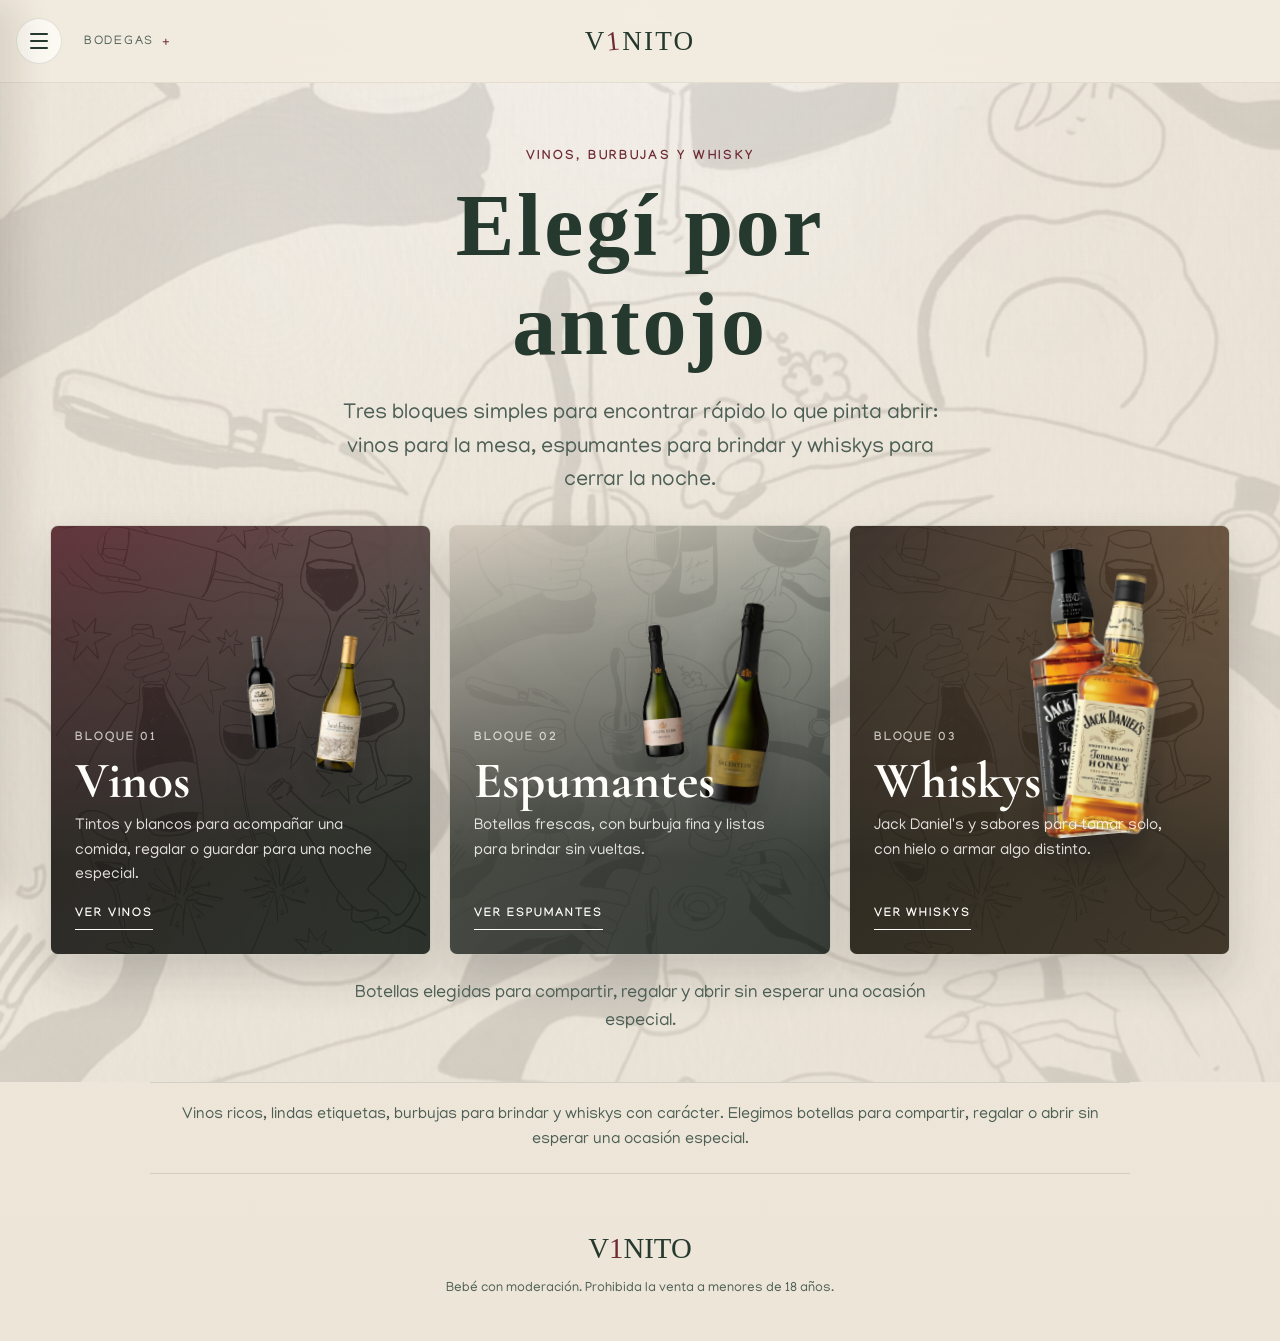
<file: index.html>
<!DOCTYPE html>
<html lang="es">
<head>
  <meta charset="UTF-8">
  <meta name="viewport" content="width=device-width, initial-scale=1.0">
  <title>V1NITO - Vinos</title>
  <link rel="icon" type="image/png" href="img/favicon.png">
  <link rel="preconnect" href="https://fonts.googleapis.com">
  <link rel="preconnect" href="https://fonts.gstatic.com" crossorigin>
  <link href="https://fonts.googleapis.com/css2?family=Cormorant+Garamond:wght@500;600;700&family=Manjari:wght@100;400;700&family=Permanent+Marker&display=swap" rel="stylesheet">
  <link rel="stylesheet" href="css/styles.css">
</head>
<body>

  <header class="header">
    <div class="header-inner">
      <div class="header-side header-side-left">
        <button class="menu-btn" id="menuBtn" aria-label="Abrir menu" aria-controls="menuSidebar" aria-expanded="false">
          <span></span>
          <span></span>
          <span></span>
        </button>
        <details class="nav-dropdown nav-desktop">
          <summary class="nav-link nav-dropdown-trigger">Bodegas</summary>
          <div class="nav-dropdown-menu">
            <details class="nav-submenu">
              <summary class="nav-submenu-trigger">Aleanna</summary>
              <div class="nav-submenu-links">
                <a href="catalogo.html?winery=Aleanna&amp;line=El%20Enemigo" target="_blank" rel="noopener noreferrer">El Enemigo</a>
                <a href="catalogo.html?winery=Aleanna&amp;line=Gran%20Enemigo" target="_blank" rel="noopener noreferrer">Gran Enemigo</a>
              </div>
            </details>
            <details class="nav-submenu">
              <summary class="nav-submenu-trigger">Catena Zapata</summary>
              <div class="nav-submenu-links">
                <a href="catalogo.html?winery=Catena%20Zapata&amp;line=D.V.%20Catena" target="_blank" rel="noopener noreferrer">D.V. Catena</a>
                <a href="catalogo.html?winery=Catena%20Zapata&amp;line=Angelica%20Zapata" target="_blank" rel="noopener noreferrer">Angélica Zapata</a>
                <a href="catalogo.html?winery=Catena%20Zapata&amp;line=Saint%20Felicien" target="_blank" rel="noopener noreferrer">Saint Felicien</a>
                <a href="catalogo.html?winery=Catena%20Zapata&amp;line=Nicolas%20Catena%20Zapata" target="_blank" rel="noopener noreferrer">Nicolás Catena Zapata</a>
                <a href="catalogo.html?winery=Catena%20Zapata&amp;line=Catena%20Zapata" target="_blank" rel="noopener noreferrer">Catena Zapata</a>
              </div>
            </details>
            <details class="nav-submenu">
              <summary class="nav-submenu-trigger">Bressia</summary>
              <div class="nav-submenu-links">
                <a href="catalogo.html?winery=Bressia&amp;line=Nicasia" target="_blank" rel="noopener noreferrer">Nicasia</a>
                <a href="catalogo.html?winery=Bressia&amp;line=Ultima%20Hoja" target="_blank" rel="noopener noreferrer">Última Hoja</a>
                <a href="catalogo.html?winery=Bressia&amp;line=Lagrima%20Canela" target="_blank" rel="noopener noreferrer">Lágrima Canela</a>
                <a href="catalogo.html?winery=Bressia&amp;line=Monteagrelo" target="_blank" rel="noopener noreferrer">Monteagrelo</a>
                <a href="catalogo.html?winery=Bressia&amp;line=Bressia%20Profundo" target="_blank" rel="noopener noreferrer">Bressia Profundo</a>
                <a href="catalogo.html?winery=Bressia&amp;line=Bressia%20Conjuro" target="_blank" rel="noopener noreferrer">Bressia Conjuro</a>
                <a href="catalogo.html?winery=Bressia&amp;line=Royal%20Brut%20Nature" target="_blank" rel="noopener noreferrer">Royal Brut Nature</a>
              </div>
            </details>
            <details class="nav-submenu">
              <summary class="nav-submenu-trigger">Escorihuela Gascón</summary>
              <div class="nav-submenu-links">
                <a href="catalogo.html?winery=Escorihuela%20Gascon&amp;line=Escorihuela%20Gascon" target="_blank" rel="noopener noreferrer">Escorihuela Gascón</a>
                <a href="catalogo.html?winery=Escorihuela%20Gascon&amp;line=Gran%20Reserva" target="_blank" rel="noopener noreferrer">Gran Reserva</a>
                <a href="catalogo.html?winery=Escorihuela%20Gascon&amp;line=Familia%20Gascon" target="_blank" rel="noopener noreferrer">Familia Gascón</a>
                <a href="catalogo.html?winery=Escorihuela%20Gascon&amp;line=Rosaura" target="_blank" rel="noopener noreferrer">Rosaura</a>
              </div>
            </details>
            <details class="nav-submenu">
              <summary class="nav-submenu-trigger">Las Perdices</summary>
              <div class="nav-submenu-links">
                <a href="catalogo.html?winery=Las%20Perdices&amp;line=Las%20Perdices" target="_blank" rel="noopener noreferrer">Las Perdices</a>
                <a href="catalogo.html?winery=Las%20Perdices&amp;line=Reserva" target="_blank" rel="noopener noreferrer">Reserva</a>
              </div>
            </details>
            <details class="nav-submenu">
              <summary class="nav-submenu-trigger">Rutini Wines</summary>
              <div class="nav-submenu-links">
                <a href="catalogo.html?winery=Rutini%20Wines&amp;line=Rutini" target="_blank" rel="noopener noreferrer">Rutini</a>
                <a href="catalogo.html?winery=Rutini%20Wines&amp;line=Single%20Vineyard" target="_blank" rel="noopener noreferrer">Single Vineyard</a>
                <a href="catalogo.html?winery=Rutini%20Wines&amp;line=Trumpeter" target="_blank" rel="noopener noreferrer">Trumpeter</a>
              </div>
            </details>
            <details class="nav-submenu">
              <summary class="nav-submenu-trigger">Luigi Bosca</summary>
              <div class="nav-submenu-links">
                <a href="catalogo.html?winery=Luigi%20Bosca&amp;line=Luigi%20Bosca" target="_blank" rel="noopener noreferrer">Luigi Bosca</a>
                <a href="catalogo.html?winery=Luigi%20Bosca&amp;line=De%20Sangre" target="_blank" rel="noopener noreferrer">De Sangre</a>
              </div>
            </details>
            <details class="nav-submenu">
              <summary class="nav-submenu-trigger">Otras</summary>
              <div class="nav-submenu-links">
                <a href="catalogo.html?winery=Altupalka" target="_blank" rel="noopener noreferrer">Altupalka</a>
                <a href="catalogo.html?winery=Amuleto" target="_blank" rel="noopener noreferrer">Amuleto</a>
                <a href="catalogo.html?winery=A%20La%20Par" target="_blank" rel="noopener noreferrer">A La Par</a>
                <a href="catalogo.html?winery=Gustavo%20Agostini" target="_blank" rel="noopener noreferrer">Gustavo Agostini</a>
                <a href="catalogo.html?winery=Nebula" target="_blank" rel="noopener noreferrer">Nebula</a>
                <a href="catalogo.html?winery=Mosquita%20Muerta%20Wines" target="_blank" rel="noopener noreferrer">Mosquita Muerta Wines</a>
                <a href="catalogo.html?winery=Salentein" target="_blank" rel="noopener noreferrer">Salentein</a>
                <a href="catalogo.html?winery=Pulenta%20Estate" target="_blank" rel="noopener noreferrer">Pulenta Estate</a>
                <a href="catalogo.html?winery=Ala%20Colorada" target="_blank" rel="noopener noreferrer">Ala Colorada</a>
              </div>
            </details>
          </div>
        </details>
      </div>
      <a href="#" class="logo">
        <span class="logo-v">V</span><span class="logo-1">1</span><span class="logo-nito">NITO</span>
      </a>
      <div class="header-side header-side-right"></div>
    </div>
  </header>

  <section class="hero">
    <div class="hero-grain"></div>
    <div class="hero-content">
      <p class="hero-kicker">Vinos, burbujas y whisky</p>
      <h1 class="hero-title">Eleg&iacute; por antojo</h1>
      <p class="hero-sub">Tres bloques simples para encontrar r&aacute;pido lo que pinta abrir: vinos para la mesa, espumantes para brindar y whiskys para cerrar la noche.</p>
    </div>
    <div class="home-category-grid" aria-label="Categor&iacute;as principales">
      <a class="home-category-block home-category-wines" href="catalogo.html?group=Vinos" target="_blank" rel="noopener noreferrer">
        <span class="home-category-copy">
          <span class="home-category-label">Bloque 01</span>
          <span class="home-category-title">Vinos</span>
          <span class="home-category-text">Tintos y blancos para acompa&ntilde;ar una comida, regalar o guardar para una noche especial.</span>
          <span class="home-category-action">Ver vinos</span>
        </span>
        <span class="home-category-media" aria-hidden="true">
          <img src="img/ENEMIGO_MALBEC.png" alt="">
          <img src="img/SAINT_CHARDONNAY.png" alt="">
        </span>
      </a>
      <a class="home-category-block home-category-sparkling" href="catalogo.html?type=Espumantes" target="_blank" rel="noopener noreferrer">
        <span class="home-category-copy">
          <span class="home-category-label">Bloque 02</span>
          <span class="home-category-title">Espumantes</span>
          <span class="home-category-text">Botellas frescas, con burbuja fina y listas para brindar sin vueltas.</span>
          <span class="home-category-action">Ver espumantes</span>
        </span>
        <span class="home-category-media" aria-hidden="true">
          <img src="img/salentein brut rose.png" alt="">
          <img src="img/Salentein Extra Brut.png" alt="">
        </span>
      </a>
      <a class="home-category-block home-category-whisky" href="catalogo.html?type=Whiskys" target="_blank" rel="noopener noreferrer">
        <span class="home-category-copy">
          <span class="home-category-label">Bloque 03</span>
          <span class="home-category-title">Whiskys</span>
          <span class="home-category-text">Jack Daniel's y sabores para tomar solo, con hielo o armar algo distinto.</span>
          <span class="home-category-action">Ver whiskys</span>
        </span>
        <span class="home-category-media" aria-hidden="true">
          <img src="img/J.D TENEESE.png" alt="">
          <img src="img/J.D HONNEY.png" alt="">
        </span>
      </a>
    </div>
    <p class="hero-footer">Botellas elegidas para compartir, regalar y abrir sin esperar una ocasi&oacute;n especial.</p>
  </section>

  <section class="intro-strip">
    <p class="intro-strip-text">
      Vinos ricos, lindas etiquetas, burbujas para brindar y whiskys con car&aacute;cter. Elegimos botellas para compartir, regalar o abrir sin esperar una ocasi&oacute;n especial.
    </p>
  </section>

  <div class="menu-overlay" id="menuOverlay"></div>
  <aside class="menu-sidebar" id="menuSidebar" aria-hidden="true">
    <div class="menu-header">
      <div>
        <p class="menu-eyebrow">Explorar</p>
        <h3>Men&uacute; V1NITO</h3>
      </div>
      <button class="menu-close" id="menuClose" aria-label="Cerrar menu">&times;</button>
    </div>

    <div class="menu-search">
      <label class="menu-label" for="menuSearch">Buscar vino</label>
      <div class="menu-search-row">
        <input type="search" id="menuSearch" placeholder="Malbec, Chardonnay, Enemigo...">
        <button type="button" id="menuSearchBtn">Buscar</button>
      </div>
    </div>

    <div class="menu-section">
      <p class="menu-label">Cat&aacute;logo</p>
      <div class="menu-links">
        <a class="menu-link" href="catalogo.html" target="_blank" rel="noopener noreferrer">Ver todo</a>
        <details class="menu-item">
          <summary class="menu-link menu-parent">Tintos</summary>
          <div class="menu-submenu">
            <a class="menu-sublink" href="catalogo.html?type=Tintos" target="_blank" rel="noopener noreferrer">Ver todos los tintos</a>
            <a class="menu-sublink" href="catalogo.html?type=Tintos&amp;varietal=Malbec" target="_blank" rel="noopener noreferrer">Malbec</a>
            <a class="menu-sublink" href="catalogo.html?type=Tintos&amp;varietal=Cabernet%20Franc" target="_blank" rel="noopener noreferrer">Cabernet Franc</a>
            <a class="menu-sublink" href="catalogo.html?type=Tintos&amp;varietal=Merlot" target="_blank" rel="noopener noreferrer">Merlot</a>
            <a class="menu-sublink" href="catalogo.html?type=Tintos&amp;varietal=Pinot%20Noir" target="_blank" rel="noopener noreferrer">Pinot Noir</a>
            <a class="menu-sublink" href="catalogo.html?type=Tintos&amp;varietal=Cabernet%20Sauvignon" target="_blank" rel="noopener noreferrer">Cabernet Sauvignon</a>
            <a class="menu-sublink" href="catalogo.html?type=Tintos&amp;varietal=Bonarda" target="_blank" rel="noopener noreferrer">Bonarda</a>
            <a class="menu-sublink" href="catalogo.html?type=Tintos&amp;varietal=Syrah" target="_blank" rel="noopener noreferrer">Syrah</a>
          </div>
        </details>
        <details class="menu-item">
          <summary class="menu-link menu-parent">Blancos</summary>
          <div class="menu-submenu">
            <a class="menu-sublink" href="catalogo.html?type=Blancos" target="_blank" rel="noopener noreferrer">Ver todos los blancos</a>
            <a class="menu-sublink" href="catalogo.html?type=Blancos&amp;varietal=Chardonnay" target="_blank" rel="noopener noreferrer">Chardonnay</a>
            <a class="menu-sublink" href="catalogo.html?type=Blancos&amp;varietal=Sauvignon%20Blanc" target="_blank" rel="noopener noreferrer">Sauvignon Blanc</a>
          </div>
        </details>
        <details class="menu-item">
          <summary class="menu-link menu-parent">Espumantes</summary>
          <div class="menu-submenu">
            <a class="menu-sublink" href="catalogo.html?type=Espumantes" target="_blank" rel="noopener noreferrer">Ver todos los espumantes</a>
            <a class="menu-sublink" href="catalogo.html?type=Espumantes&amp;varietal=Espumante" target="_blank" rel="noopener noreferrer">Espumantes</a>
          </div>
        </details>
        <details class="menu-item">
          <summary class="menu-link menu-parent">Whiskys</summary>
          <div class="menu-submenu">
            <a class="menu-sublink" href="catalogo.html?type=Whiskys" target="_blank" rel="noopener noreferrer">Ver todos los whiskys</a>
            <a class="menu-sublink" href="catalogo.html?type=Whiskys&amp;varietal=Whisky" target="_blank" rel="noopener noreferrer">Whisky</a>
          </div>
        </details>
      </div>
    </div>

    <a class="menu-wa-link" href="https://wa.me/543512554057?text=Hola%2C%20queria%20realizar%20una%20consulta%20sobre..." target="_blank" rel="noopener noreferrer">
      Consultas por WhatsApp
    </a>
  </aside>

  <footer class="footer">
    <div class="footer-inner">
      <p class="footer-logo">V<span>1</span>NITO</p>
      <p class="footer-text">Beb&eacute; con moderaci&oacute;n. Prohibida la venta a menores de 18 a&ntilde;os.</p>
    </div>
  </footer>

  <script src="js/app.js"></script>
</body>
</html>
</file>
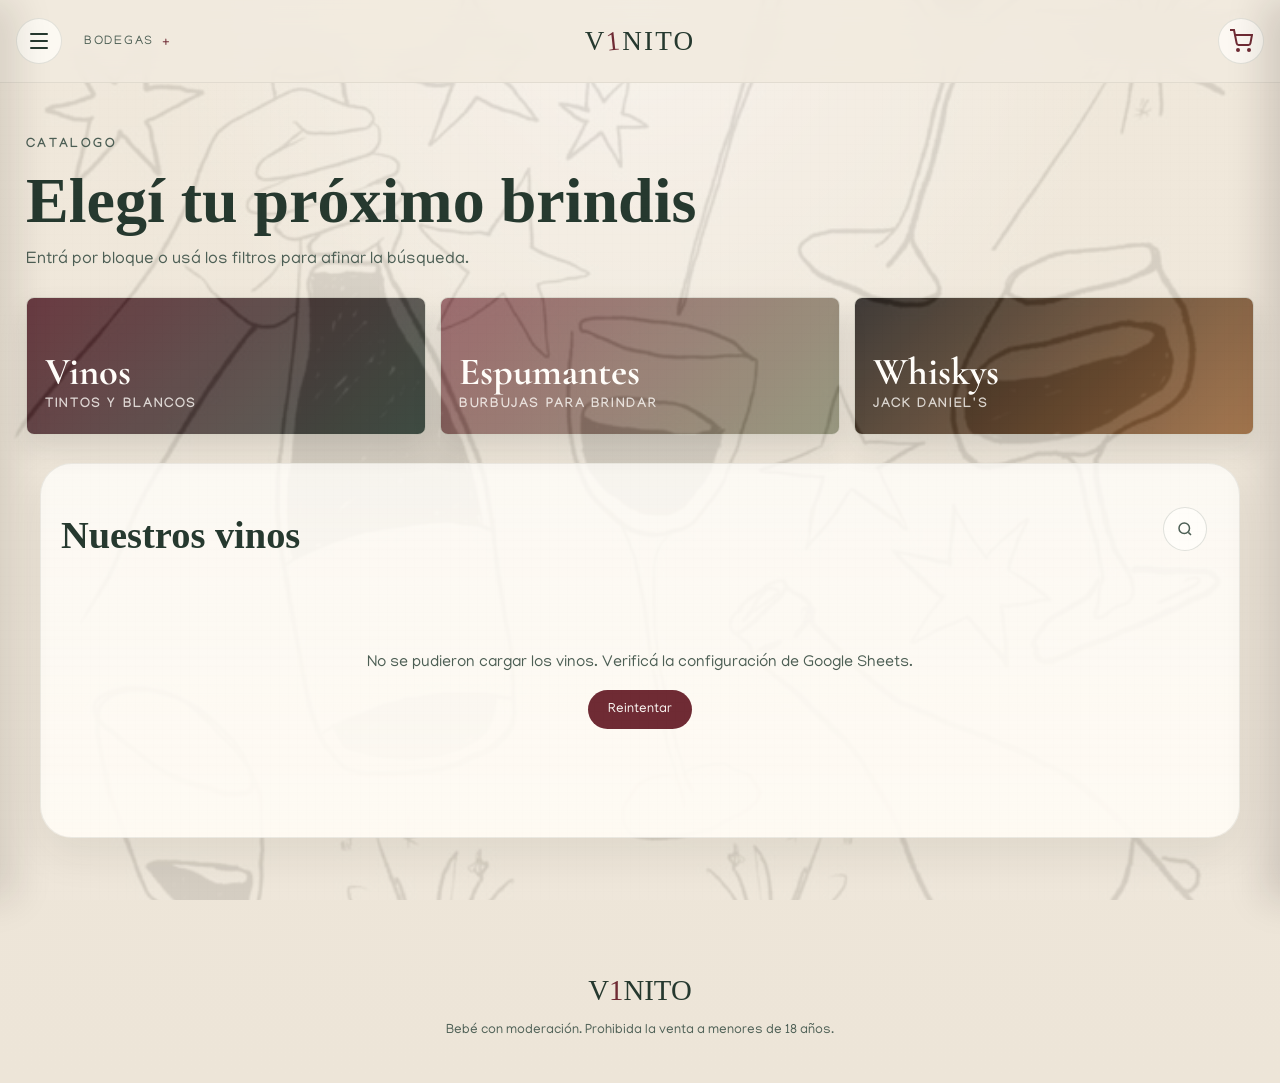
<file: catalogo.html>
<!DOCTYPE html>
<html lang="es">
<head>
  <meta charset="UTF-8">
  <meta name="viewport" content="width=device-width, initial-scale=1.0">
  <title>V1NITO - Catalogo</title>
  <link rel="icon" type="image/png" href="img/favicon.png">
  <link rel="preconnect" href="https://fonts.googleapis.com">
  <link rel="preconnect" href="https://fonts.gstatic.com" crossorigin>
  <link href="https://fonts.googleapis.com/css2?family=Cormorant+Garamond:wght@500;600;700&family=Manjari:wght@100;400;700&family=Permanent+Marker&display=swap" rel="stylesheet">
  <link rel="stylesheet" href="css/styles.css">
</head>
<body class="catalog-page">

  <header class="header">
    <div class="header-inner">
      <div class="header-side header-side-left">
        <button class="menu-btn" id="menuBtn" aria-label="Abrir menu" aria-controls="menuSidebar" aria-expanded="false">
          <span></span>
          <span></span>
          <span></span>
        </button>
        <details class="nav-dropdown nav-desktop">
          <summary class="nav-link nav-dropdown-trigger">Bodegas</summary>
          <div class="nav-dropdown-menu">
          <details class="nav-submenu">
            <summary class="nav-submenu-trigger">Aleanna</summary>
            <div class="nav-submenu-links">
              <a href="catalogo.html?winery=Aleanna&amp;line=El%20Enemigo">El Enemigo</a>
              <a href="catalogo.html?winery=Aleanna&amp;line=Gran%20Enemigo">Gran Enemigo</a>
            </div>
          </details>
          <details class="nav-submenu">
            <summary class="nav-submenu-trigger">Catena Zapata</summary>
            <div class="nav-submenu-links">
              <a href="catalogo.html?winery=Catena%20Zapata&amp;line=D.V.%20Catena">D.V. Catena</a>
              <a href="catalogo.html?winery=Catena%20Zapata&amp;line=Angelica%20Zapata">Angélica Zapata</a>
              <a href="catalogo.html?winery=Catena%20Zapata&amp;line=Saint%20Felicien">Saint Felicien</a>
              <a href="catalogo.html?winery=Catena%20Zapata&amp;line=Nicolas%20Catena%20Zapata">Nicolás Catena Zapata</a>
              <a href="catalogo.html?winery=Catena%20Zapata&amp;line=Catena%20Zapata">Catena Zapata</a>
            </div>
          </details>
          <details class="nav-submenu">
            <summary class="nav-submenu-trigger">Bressia</summary>
            <div class="nav-submenu-links">
              <a href="catalogo.html?winery=Bressia&amp;line=Nicasia">Nicasia</a>
              <a href="catalogo.html?winery=Bressia&amp;line=Ultima%20Hoja">Última Hoja</a>
              <a href="catalogo.html?winery=Bressia&amp;line=Lagrima%20Canela">Lágrima Canela</a>
              <a href="catalogo.html?winery=Bressia&amp;line=Monteagrelo">Monteagrelo</a>
              <a href="catalogo.html?winery=Bressia&amp;line=Bressia%20Profundo">Bressia Profundo</a>
              <a href="catalogo.html?winery=Bressia&amp;line=Bressia%20Conjuro">Bressia Conjuro</a>
              <a href="catalogo.html?winery=Bressia&amp;line=Royal%20Brut%20Nature">Royal Brut Nature</a>
            </div>
          </details>
          <details class="nav-submenu">
            <summary class="nav-submenu-trigger">Escorihuela Gascón</summary>
            <div class="nav-submenu-links">
              <a href="catalogo.html?winery=Escorihuela%20Gascon&amp;line=Escorihuela%20Gascon">Escorihuela Gascón</a>
              <a href="catalogo.html?winery=Escorihuela%20Gascon&amp;line=Gran%20Reserva">Gran Reserva</a>
              <a href="catalogo.html?winery=Escorihuela%20Gascon&amp;line=Familia%20Gascon">Familia Gascón</a>
              <a href="catalogo.html?winery=Escorihuela%20Gascon&amp;line=Rosaura">Rosaura</a>
            </div>
          </details>
          <details class="nav-submenu">
            <summary class="nav-submenu-trigger">Las Perdices</summary>
            <div class="nav-submenu-links">
              <a href="catalogo.html?winery=Las%20Perdices&amp;line=Las%20Perdices">Las Perdices</a>
              <a href="catalogo.html?winery=Las%20Perdices&amp;line=Reserva">Reserva</a>
            </div>
          </details>
          <details class="nav-submenu">
            <summary class="nav-submenu-trigger">Rutini Wines</summary>
            <div class="nav-submenu-links">
              <a href="catalogo.html?winery=Rutini%20Wines&amp;line=Rutini">Rutini</a>
              <a href="catalogo.html?winery=Rutini%20Wines&amp;line=Single%20Vineyard">Single Vineyard</a>
              <a href="catalogo.html?winery=Rutini%20Wines&amp;line=Trumpeter">Trumpeter</a>
            </div>
          </details>
          <details class="nav-submenu">
            <summary class="nav-submenu-trigger">Luigi Bosca</summary>
            <div class="nav-submenu-links">
              <a href="catalogo.html?winery=Luigi%20Bosca&amp;line=Luigi%20Bosca">Luigi Bosca</a>
              <a href="catalogo.html?winery=Luigi%20Bosca&amp;line=De%20Sangre">De Sangre</a>
            </div>
          </details>
          <details class="nav-submenu">
            <summary class="nav-submenu-trigger">Otras</summary>
            <div class="nav-submenu-links">
              <a href="catalogo.html?winery=Altupalka">Altupalka</a>
              <a href="catalogo.html?winery=Amuleto">Amuleto</a>
              <a href="catalogo.html?winery=A%20La%20Par">A La Par</a>
              <a href="catalogo.html?winery=Gustavo%20Agostini">Gustavo Agostini</a>
              <a href="catalogo.html?winery=Nebula">Nebula</a>
              <a href="catalogo.html?winery=Mosquita%20Muerta%20Wines">Mosquita Muerta Wines</a>
              <a href="catalogo.html?winery=Salentein">Salentein</a>
              <a href="catalogo.html?winery=Pulenta%20Estate">Pulenta Estate</a>
              <a href="catalogo.html?winery=Ala%20Colorada">Ala Colorada</a>
            </div>
          </details>
          </div>
        </details>
      </div>
      <a href="index.html" class="logo">
        <span class="logo-v">V</span><span class="logo-1">1</span><span class="logo-nito">NITO</span>
      </a>
      <div class="header-side header-side-right">
        <button class="cart-btn" id="cartBtn" aria-label="Abrir carrito">
          <svg width="24" height="24" viewBox="0 0 24 24" fill="none" stroke="currentColor" stroke-width="2">
            <circle cx="9" cy="21" r="1"></circle>
            <circle cx="20" cy="21" r="1"></circle>
            <path d="M1 1h4l2.68 13.39a2 2 0 0 0 2 1.61h9.72a2 2 0 0 0 2-1.61L23 6H6"></path>
          </svg>
          <span class="cart-count" id="cartCount">0</span>
        </button>
      </div>
    </div>
  </header>

  <main class="catalog-shell">
    <section class="catalog-hero">
      <p class="catalog-kicker">Catalogo</p>
      <h1 class="catalog-title">Eleg&iacute; tu pr&oacute;ximo brindis</h1>
      <p class="catalog-sub">Entr&aacute; por bloque o us&aacute; los filtros para afinar la b&uacute;squeda.</p>
      <nav class="catalog-block-nav" aria-label="Bloques del cat&aacute;logo">
        <a class="catalog-block-link catalog-block-wines" href="catalogo.html?group=Vinos">
          <span>Vinos</span>
          <small>Tintos y blancos</small>
        </a>
        <a class="catalog-block-link catalog-block-sparkling" href="catalogo.html?type=Espumantes">
          <span>Espumantes</span>
          <small>Burbujas para brindar</small>
        </a>
        <a class="catalog-block-link catalog-block-whisky" href="catalogo.html?type=Whiskys">
          <span>Whiskys</span>
          <small>Jack Daniel's</small>
        </a>
      </nav>
    </section>

    <section id="catalogo" class="catalogo">
      <div class="section-header">
        <h2 class="section-title" id="catalogSectionTitle">Nuestros vinos</h2>
        <div class="section-tools">
          <form class="catalog-search compact" id="catalogSearchForm" role="search">
            <label class="sr-only" for="catalogSearch">Buscar vino por nombre</label>
            <button type="button" class="catalog-search-toggle" id="catalogSearchToggle" aria-label="Buscar vino">
              <svg width="18" height="18" viewBox="0 0 24 24" fill="none" stroke="currentColor" stroke-width="2">
                <circle cx="11" cy="11" r="7"></circle>
                <path d="M20 20l-3.5-3.5"></path>
              </svg>
            </button>
            <input type="search" id="catalogSearch" placeholder="Buscar por nombre">
          </form>
          <div class="filters" id="filters"></div>
        </div>
      </div>

      <div class="loading" id="loading">
        <div class="spinner"></div>
        <p>Cargando vinos...</p>
      </div>

      <div class="error-msg" id="errorMsg" style="display:none">
        <p>No se pudieron cargar los vinos. Verific&aacute; la configuraci&oacute;n de Google Sheets.</p>
        <button onclick="loadWines()" class="retry-btn">Reintentar</button>
      </div>

      <div class="wines-grid" id="winesGrid"></div>
    </section>
  </main>

  <div class="cart-overlay" id="cartOverlay"></div>
  <div class="menu-overlay" id="menuOverlay"></div>
  <div class="wine-modal-overlay" id="wineModalOverlay"></div>
  <section class="wine-modal" id="wineModal" aria-hidden="true">
    <div class="wine-modal-card">
      <button class="wine-modal-close" id="wineModalClose" aria-label="Cerrar ficha">&times;</button>
      <div id="wineModalContent"></div>
    </div>
  </section>

  <aside class="menu-sidebar" id="menuSidebar" aria-hidden="true">
    <div class="menu-header">
      <div>
        <p class="menu-eyebrow">Explorar</p>
        <h3>Men&uacute; V1NITO</h3>
      </div>
      <button class="menu-close" id="menuClose" aria-label="Cerrar menu">&times;</button>
    </div>

    <div class="menu-search">
      <label class="menu-label" for="menuSearch">Buscar vino</label>
      <div class="menu-search-row">
        <input type="search" id="menuSearch" placeholder="Malbec, Chardonnay, Enemigo...">
        <button type="button" id="menuSearchBtn">Buscar</button>
      </div>
    </div>

    <div class="menu-section">
      <p class="menu-label">Cat&aacute;logo</p>
      <div class="menu-links">
        <button type="button" class="menu-link" data-type="Todos" data-varietal="Todos">Ver todo</button>
        <details class="menu-item">
          <summary class="menu-link menu-parent">Tintos</summary>
          <div class="menu-submenu">
            <button type="button" class="menu-sublink" data-type="Tintos" data-varietal="Todos">Ver todos los tintos</button>
            <button type="button" class="menu-sublink" data-type="Tintos" data-varietal="Malbec">Malbec</button>
            <button type="button" class="menu-sublink" data-type="Tintos" data-varietal="Cabernet Franc">Cabernet Franc</button>
            <button type="button" class="menu-sublink" data-type="Tintos" data-varietal="Merlot">Merlot</button>
            <button type="button" class="menu-sublink" data-type="Tintos" data-varietal="Pinot Noir">Pinot Noir</button>
            <button type="button" class="menu-sublink" data-type="Tintos" data-varietal="Cabernet Sauvignon">Cabernet Sauvignon</button>
            <button type="button" class="menu-sublink" data-type="Tintos" data-varietal="Bonarda">Bonarda</button>
            <button type="button" class="menu-sublink" data-type="Tintos" data-varietal="Syrah">Syrah</button>
          </div>
        </details>
        <details class="menu-item">
          <summary class="menu-link menu-parent">Blancos</summary>
          <div class="menu-submenu">
            <button type="button" class="menu-sublink" data-type="Blancos" data-varietal="Todos">Ver todos los blancos</button>
            <button type="button" class="menu-sublink" data-type="Blancos" data-varietal="Chardonnay">Chardonnay</button>
            <button type="button" class="menu-sublink" data-type="Blancos" data-varietal="Sauvignon Blanc">Sauvignon Blanc</button>
          </div>
        </details>
        <details class="menu-item">
          <summary class="menu-link menu-parent">Espumantes</summary>
          <div class="menu-submenu">
            <button type="button" class="menu-sublink" data-type="Espumantes" data-varietal="Todos">Ver todos los espumantes</button>
            <button type="button" class="menu-sublink" data-type="Espumantes" data-varietal="Espumante">Espumantes</button>
          </div>
        </details>
        <details class="menu-item">
          <summary class="menu-link menu-parent">Whiskys</summary>
          <div class="menu-submenu">
            <button type="button" class="menu-sublink" data-type="Whiskys" data-varietal="Todos">Ver todos los whiskys</button>
            <button type="button" class="menu-sublink" data-type="Whiskys" data-varietal="Whisky">Whisky</button>
          </div>
        </details>
      </div>
    </div>

    <a class="menu-wa-link" href="https://wa.me/543512554057?text=Hola%2C%20queria%20realizar%20una%20consulta%20sobre..." target="_blank" rel="noopener noreferrer">
      Consultas por WhatsApp
    </a>
  </aside>

  <aside class="cart-sidebar" id="cartSidebar">
    <div class="cart-header">
      <h3>Tu pedido</h3>
      <button class="cart-close" id="cartClose" aria-label="Cerrar carrito">&times;</button>
    </div>
    <div class="cart-items" id="cartItems">
      <p class="cart-empty">Tu carrito est&aacute; vac&iacute;o</p>
    </div>
    <div class="cart-footer" id="cartFooter" style="display:none">
      <div class="cart-total">
        <span>Total:</span>
        <span id="cartTotal">$0</span>
      </div>
      <div class="checkout-fields">
        <input type="text" id="clientName" placeholder="Tu nombre" required>
        <div class="delivery-options" role="radiogroup" aria-label="Modalidad de entrega">
          <label class="delivery-option">
            <input type="radio" name="deliveryMethod" value="Retiro personalmente" checked>
            <span>Retiro personalmente</span>
          </label>
          <label class="delivery-option">
            <input type="radio" name="deliveryMethod" value="Entrega a domicilio">
            <span>Entrega a domicilio</span>
          </label>
        </div>
        <input type="text" id="clientAddress" placeholder="Direcci&oacute;n de entrega" required>
      </div>
      <button class="checkout-btn" id="checkoutBtn">
        <svg width="20" height="20" viewBox="0 0 24 24" fill="currentColor">
          <path d="M17.472 14.382c-.297-.149-1.758-.867-2.03-.967-.273-.099-.471-.148-.67.15-.197.297-.767.966-.94 1.164-.173.199-.347.223-.644.075-.297-.15-1.255-.463-2.39-1.475-.883-.788-1.48-1.761-1.653-2.059-.173-.297-.018-.458.13-.606.134-.133.298-.347.446-.52.149-.174.198-.298.298-.497.099-.198.05-.371-.025-.52-.075-.149-.669-1.612-.916-2.207-.242-.579-.487-.5-.669-.51-.173-.008-.371-.01-.57-.01-.198 0-.52.074-.792.372-.272.297-1.04 1.016-1.04 2.479 0 1.462 1.065 2.875 1.213 3.074.149.198 2.096 3.2 5.077 4.487.709.306 1.262.489 1.694.625.712.227 1.36.195 1.871.118.571-.085 1.758-.719 2.006-1.413.248-.694.248-1.289.173-1.413-.074-.124-.272-.198-.57-.347z"></path>
          <path d="M12 0C5.373 0 0 5.373 0 12c0 2.625.846 5.059 2.284 7.034L.789 23.492a.5.5 0 0 0 .612.638l4.685-1.228A11.953 11.953 0 0 0 12 24c6.627 0 12-5.373 12-12S18.627 0 12 0zm0 22c-2.137 0-4.146-.587-5.863-1.606l-.335-.203-2.783.73.662-2.645-.222-.352A9.935 9.935 0 0 1 2 12C2 6.477 6.477 2 12 2s10 4.477 10 10-4.477 10-10 10z"></path>
        </svg>
        Enviar pedido por WhatsApp
      </button>
    </div>
  </aside>

  <footer class="footer">
    <div class="footer-inner">
      <p class="footer-logo">V<span>1</span>NITO</p>
      <p class="footer-text">Beb&eacute; con moderaci&oacute;n. Prohibida la venta a menores de 18 a&ntilde;os.</p>
    </div>
  </footer>

  <script src="js/config.js"></script>
  <script src="js/sheets.js"></script>
  <script src="js/cart.js"></script>
  <script src="js/app.js"></script>
</body>
</html>
</file>
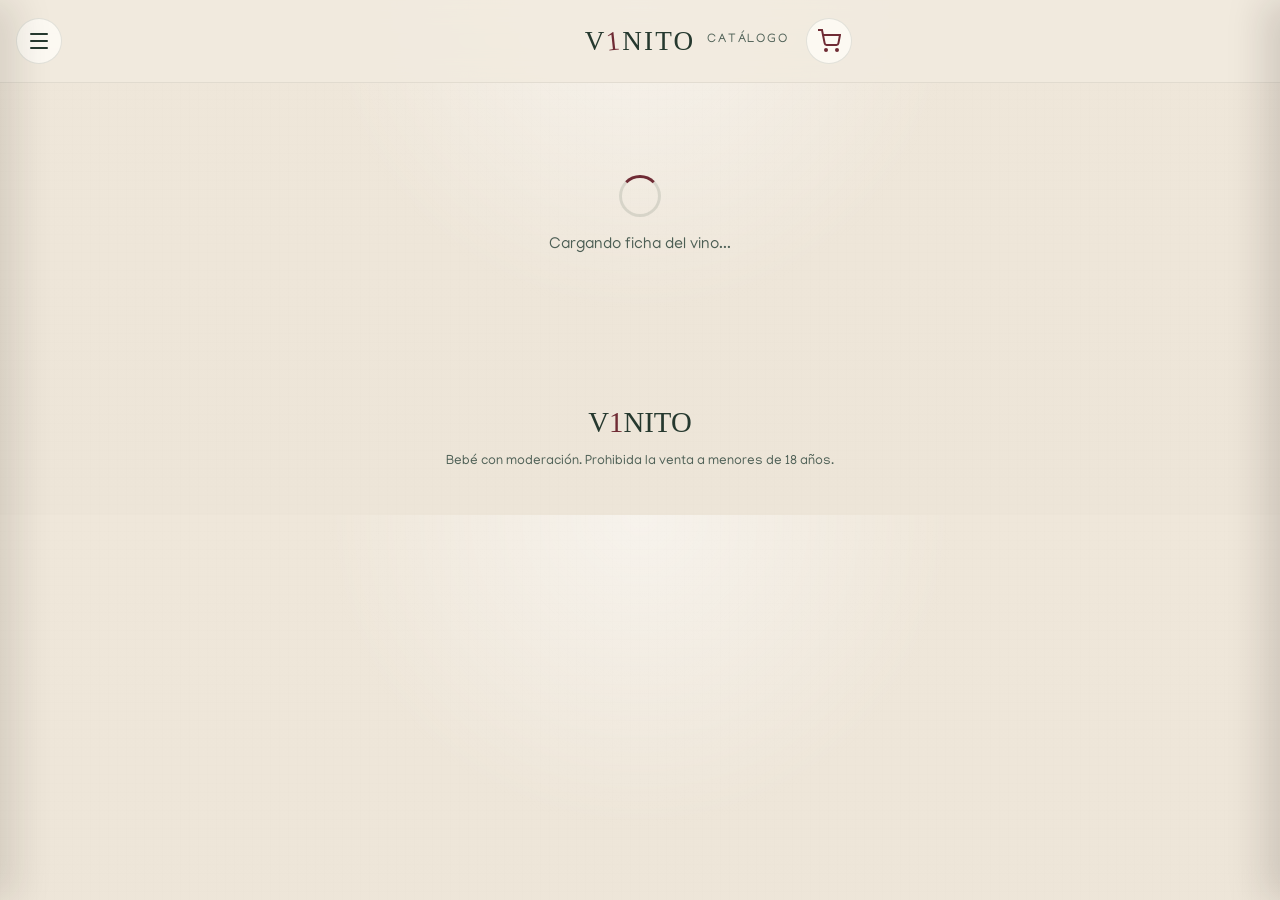
<file: vino.html>
<!DOCTYPE html>
<html lang="es">
<head>
  <meta charset="UTF-8">
  <meta name="viewport" content="width=device-width, initial-scale=1.0">
  <title>V1NITO - Vino</title>
  <link rel="icon" type="image/png" href="img/favicon.png">
  <link rel="preconnect" href="https://fonts.googleapis.com">
  <link rel="preconnect" href="https://fonts.gstatic.com" crossorigin>
  <link href="https://fonts.googleapis.com/css2?family=Cormorant+Garamond:wght@500;600;700&family=Manjari:wght@100;400;700&family=Permanent+Marker&display=swap" rel="stylesheet">
  <link rel="stylesheet" href="css/styles.css">
</head>
<body class="detail-page">

  <header class="header">
    <div class="header-inner">
      <button class="menu-btn" id="menuBtn" aria-label="Abrir menu" aria-controls="menuSidebar" aria-expanded="false">
        <span></span>
        <span></span>
        <span></span>
      </button>
      <a href="index.html" class="logo">
        <span class="logo-v">V</span><span class="logo-1">1</span><span class="logo-nito">NITO</span>
      </a>
      <nav class="nav">
        <a href="catalogo.html" class="nav-link">Cat&aacute;logo</a>
        <button class="cart-btn" id="cartBtn" aria-label="Abrir carrito">
          <svg width="24" height="24" viewBox="0 0 24 24" fill="none" stroke="currentColor" stroke-width="2">
            <circle cx="9" cy="21" r="1"></circle>
            <circle cx="20" cy="21" r="1"></circle>
            <path d="M1 1h4l2.68 13.39a2 2 0 0 0 2 1.61h9.72a2 2 0 0 0 2-1.61L23 6H6"></path>
          </svg>
          <span class="cart-count" id="cartCount">0</span>
        </button>
      </nav>
    </div>
  </header>

  <main class="detail-shell">
    <div class="loading" id="wineDetailLoading">
      <div class="spinner"></div>
      <p>Cargando ficha del vino...</p>
    </div>

    <div class="error-msg" id="wineDetailError" style="display:none">
      <p>No se pudo cargar este vino o el enlace no es v&aacute;lido.</p>
      <a href="catalogo.html" class="retry-btn detail-retry-link">Volver al cat&aacute;logo</a>
    </div>

    <section id="wineDetailContent"></section>
  </main>

  <div class="cart-overlay" id="cartOverlay"></div>
  <div class="menu-overlay" id="menuOverlay"></div>

  <aside class="menu-sidebar" id="menuSidebar" aria-hidden="true">
    <div class="menu-header">
      <div>
        <p class="menu-eyebrow">Explorar</p>
        <h3>Men&uacute; V1NITO</h3>
      </div>
      <button class="menu-close" id="menuClose" aria-label="Cerrar menu">&times;</button>
    </div>

    <div class="menu-search">
      <label class="menu-label" for="menuSearch">Buscar vino</label>
      <div class="menu-search-row">
        <input type="search" id="menuSearch" placeholder="Malbec, Chardonnay, Enemigo...">
        <button type="button" id="menuSearchBtn">Buscar</button>
      </div>
    </div>

    <div class="menu-section">
      <p class="menu-label">Cat&aacute;logo</p>
      <div class="menu-links">
        <button type="button" class="menu-link" data-type="Todos" data-varietal="Todos">Ver todo</button>
        <details class="menu-item">
          <summary class="menu-link menu-parent">Tintos</summary>
          <div class="menu-submenu">
            <button type="button" class="menu-sublink" data-type="Tintos" data-varietal="Todos">Ver todos los tintos</button>
            <button type="button" class="menu-sublink" data-type="Tintos" data-varietal="Malbec">Malbec</button>
            <button type="button" class="menu-sublink" data-type="Tintos" data-varietal="Cabernet Franc">Cabernet Franc</button>
            <button type="button" class="menu-sublink" data-type="Tintos" data-varietal="Merlot">Merlot</button>
            <button type="button" class="menu-sublink" data-type="Tintos" data-varietal="Pinot Noir">Pinot Noir</button>
            <button type="button" class="menu-sublink" data-type="Tintos" data-varietal="Cabernet Sauvignon">Cabernet Sauvignon</button>
            <button type="button" class="menu-sublink" data-type="Tintos" data-varietal="Bonarda">Bonarda</button>
            <button type="button" class="menu-sublink" data-type="Tintos" data-varietal="Syrah">Syrah</button>
          </div>
        </details>
        <details class="menu-item">
          <summary class="menu-link menu-parent">Blancos</summary>
          <div class="menu-submenu">
            <button type="button" class="menu-sublink" data-type="Blancos" data-varietal="Todos">Ver todos los blancos</button>
            <button type="button" class="menu-sublink" data-type="Blancos" data-varietal="Chardonnay">Chardonnay</button>
            <button type="button" class="menu-sublink" data-type="Blancos" data-varietal="Sauvignon Blanc">Sauvignon Blanc</button>
          </div>
        </details>
      </div>
    </div>

    <a class="menu-wa-link" href="https://wa.me/543512554057?text=Hola%20V1NITO%2C%20tengo%20una%20consulta%20sobre%20el%20catalogo" target="_blank" rel="noopener noreferrer">
      Consultas por WhatsApp
    </a>
  </aside>

  <aside class="cart-sidebar" id="cartSidebar">
    <div class="cart-header">
      <h3>Tu pedido</h3>
      <button class="cart-close" id="cartClose" aria-label="Cerrar carrito">&times;</button>
    </div>
    <div class="cart-items" id="cartItems">
      <p class="cart-empty">Tu carrito est&aacute; vac&iacute;o</p>
    </div>
    <div class="cart-footer" id="cartFooter" style="display:none">
      <div class="cart-total">
        <span>Total:</span>
        <span id="cartTotal">$0</span>
      </div>
      <div class="checkout-fields">
        <input type="text" id="clientName" placeholder="Tu nombre" required>
        <input type="text" id="clientAddress" placeholder="Direcci&oacute;n de entrega" required>
      </div>
      <button class="checkout-btn" id="checkoutBtn">
        <svg width="20" height="20" viewBox="0 0 24 24" fill="currentColor">
          <path d="M17.472 14.382c-.297-.149-1.758-.867-2.03-.967-.273-.099-.471-.148-.67.15-.197.297-.767.966-.94 1.164-.173.199-.347.223-.644.075-.297-.15-1.255-.463-2.39-1.475-.883-.788-1.48-1.761-1.653-2.059-.173-.297-.018-.458.13-.606.134-.133.298-.347.446-.52.149-.174.198-.298.298-.497.099-.198.05-.371-.025-.52-.075-.149-.669-1.612-.916-2.207-.242-.579-.487-.5-.669-.51-.173-.008-.371-.01-.57-.01-.198 0-.52.074-.792.372-.272.297-1.04 1.016-1.04 2.479 0 1.462 1.065 2.875 1.213 3.074.149.198 2.096 3.2 5.077 4.487.709.306 1.262.489 1.694.625.712.227 1.36.195 1.871.118.571-.085 1.758-.719 2.006-1.413.248-.694.248-1.289.173-1.413-.074-.124-.272-.198-.57-.347z"></path>
          <path d="M12 0C5.373 0 0 5.373 0 12c0 2.625.846 5.059 2.284 7.034L.789 23.492a.5.5 0 0 0 .612.638l4.685-1.228A11.953 11.953 0 0 0 12 24c6.627 0 12-5.373 12-12S18.627 0 12 0zm0 22c-2.137 0-4.146-.587-5.863-1.606l-.335-.203-2.783.73.662-2.645-.222-.352A9.935 9.935 0 0 1 2 12C2 6.477 6.477 2 12 2s10 4.477 10 10-4.477 10-10 10z"></path>
        </svg>
        Enviar pedido por WhatsApp
      </button>
    </div>
  </aside>

  <footer class="footer">
    <div class="footer-inner">
      <p class="footer-logo">V<span>1</span>NITO</p>
      <p class="footer-text">Beb&eacute; con moderaci&oacute;n. Prohibida la venta a menores de 18 a&ntilde;os.</p>
    </div>
  </footer>

  <script src="js/config.js"></script>
  <script src="js/sheets.js"></script>
  <script src="js/cart.js"></script>
  <script src="js/app.js"></script>
</body>
</html>
</file>
<file: css/styles.css>
:root {
  --cream: #f1eadf;
  --cream-deep: #e4dacb;
  --paper: #f7f1e7;
  --ink: #26392f;
  --ink-soft: #4d5f55;
  --wine: #6f2b34;
  --wine-deep: #572129;
  --olive: #808266;
  --charcoal: #252525;
  --white: #fffdf9;
  --line: rgba(38, 57, 47, 0.14);
  --shadow: 0 18px 40px rgba(32, 34, 29, 0.08);
  --shadow-strong: 0 22px 55px rgba(32, 34, 29, 0.18);
  --radius: 24px;
  --transition: 220ms ease;
}

*, *::before, *::after {
  box-sizing: border-box;
  margin: 0;
  padding: 0;
}

html {
  scroll-behavior: smooth;
}

body {
  font-family: 'Manjari', sans-serif;
  background:
    radial-gradient(circle at top, rgba(255, 255, 255, 0.5), transparent 38%),
    linear-gradient(180deg, #efe7da 0%, #ede5d8 100%);
  color: var(--ink);
  line-height: 1.55;
  -webkit-font-smoothing: antialiased;
  position: relative;
}

body::before {
  content: '';
  position: fixed;
  inset: 0;
  pointer-events: none;
  opacity: 0.16;
  background-image:
    linear-gradient(rgba(38, 57, 47, 0.03) 1px, transparent 1px),
    linear-gradient(90deg, rgba(38, 57, 47, 0.03) 1px, transparent 1px);
  background-size: 9px 9px;
}

a {
  color: inherit;
}

.header {
  position: sticky;
  top: 0;
  z-index: 100;
  backdrop-filter: blur(14px);
  background: rgba(241, 234, 223, 0.86);
  border-bottom: 1px solid rgba(38, 57, 47, 0.08);
}

.header-inner {
  width: min(100%, calc(100% - 32px));
  margin: 0 auto;
  min-height: 82px;
  display: grid;
  grid-template-columns: 1fr auto 1fr;
  align-items: center;
  align-items: center;
  gap: 12px;
}

.header-side {
  display: flex;
  align-items: center;
  gap: 16px;
  min-width: 0;
}

.header-side-left {
  justify-self: start;
}

.header-side-right {
  justify-self: end;
}

.menu-btn {
  width: 46px;
  height: 46px;
  display: inline-flex;
  flex-direction: column;
  justify-content: center;
  gap: 5px;
  border: 1px solid rgba(38, 57, 47, 0.12);
  border-radius: 50%;
  background: rgba(255, 253, 249, 0.75);
  color: var(--ink);
  cursor: pointer;
  transition: transform var(--transition), border-color var(--transition), background var(--transition);
}

.menu-btn:hover {
  transform: translateY(-1px);
  background: var(--white);
  border-color: rgba(111, 43, 52, 0.28);
}

.menu-btn span {
  display: block;
  width: 18px;
  height: 2px;
  margin: 0 auto;
  border-radius: 999px;
  background: currentColor;
}

.logo {
  font-family: 'Permanent Marker', cursive;
  text-decoration: none;
  color: var(--ink);
  font-size: 1.7rem;
  letter-spacing: 0.08em;
  margin: 0;
  justify-self: center;
  text-align: center;
}

.logo-1 {
  color: var(--wine);
  display: inline-block;
  transform: rotate(-6deg);
}

.nav {
  display: flex;
  align-items: center;
  gap: 18px;
}

.nav-desktop {
  margin-left: 6px;
}

.nav-link {
  text-decoration: none;
  text-transform: uppercase;
  letter-spacing: 0.14em;
  font-size: 0.78rem;
  color: var(--ink-soft);
}

.nav-link:hover {
  color: var(--wine);
}

.nav-dropdown {
  position: relative;
}

.nav-dropdown summary {
  list-style: none;
}

.nav-dropdown summary::-webkit-details-marker {
  display: none;
}

.nav-dropdown-trigger {
  display: inline-flex;
  align-items: center;
  gap: 8px;
  cursor: pointer;
}

.nav-dropdown-trigger::after {
  content: '+';
  font-size: 0.9rem;
  color: var(--wine);
}

.nav-dropdown[open] .nav-dropdown-trigger::after {
  content: '-';
}

.nav-dropdown-menu {
  position: absolute;
  top: calc(100% + 16px);
  left: 0;
  min-width: 300px;
  max-height: min(72vh, 580px);
  overflow: auto;
  padding: 14px;
  border: 1px solid rgba(38, 57, 47, 0.1);
  border-radius: 22px;
  background: rgba(255, 253, 249, 0.98);
  box-shadow: 0 24px 38px rgba(32, 34, 29, 0.16);
}

.nav-submenu {
  border: 1px solid rgba(38, 57, 47, 0.08);
  border-radius: 16px;
  background: rgba(247, 241, 231, 0.82);
  overflow: hidden;
}

.nav-submenu + .nav-submenu {
  margin-top: 8px;
}

.nav-submenu summary {
  list-style: none;
}

.nav-submenu summary::-webkit-details-marker {
  display: none;
}

.nav-submenu-trigger {
  position: relative;
  display: block;
  padding: 12px 40px 12px 14px;
  font-size: 0.82rem;
  font-weight: 700;
  letter-spacing: 0.12em;
  text-transform: uppercase;
  color: var(--ink);
  cursor: pointer;
}

.nav-submenu-trigger::after {
  content: '+';
  position: absolute;
  top: 50%;
  right: 14px;
  transform: translateY(-50%);
  color: var(--wine);
}

.nav-submenu[open] .nav-submenu-trigger::after {
  content: '-';
}

.nav-submenu-links {
  display: none;
  padding: 0 10px 10px;
}

.nav-submenu[open] .nav-submenu-links {
  display: grid;
  gap: 6px;
}

.nav-submenu-links a {
  display: block;
  padding: 10px 12px;
  border-radius: 12px;
  text-decoration: none;
  color: var(--ink-soft);
  background: rgba(255, 253, 249, 0.88);
  transition: background var(--transition), transform var(--transition), color var(--transition);
}

.nav-submenu-links a:hover {
  transform: translateX(2px);
  background: rgba(241, 234, 223, 0.92);
  color: var(--wine);
}

.cart-btn {
  position: relative;
  width: 46px;
  height: 46px;
  display: grid;
  place-items: center;
  border: 1px solid rgba(38, 57, 47, 0.12);
  border-radius: 50%;
  background: rgba(255, 253, 249, 0.75);
  color: var(--wine);
  cursor: pointer;
  transition: transform var(--transition), border-color var(--transition), background var(--transition);
}

.cart-btn:hover {
  transform: translateY(-1px);
  background: var(--white);
  border-color: rgba(111, 43, 52, 0.28);
}

.cart-count {
  position: absolute;
  top: -3px;
  right: -3px;
  width: 20px;
  height: 20px;
  border-radius: 50%;
  display: grid;
  place-items: center;
  background: var(--wine);
  color: var(--white);
  font-size: 0.72rem;
  font-weight: 700;
  transform: scale(0);
  transition: transform var(--transition);
}

.cart-count.show {
  transform: scale(1);
}

.hero {
  position: relative;
  overflow: hidden;
  padding: 44px 24px 28px;
  min-height: calc(100vh - 82px);
  display: flex;
  flex-direction: column;
  align-items: center;
  justify-content: space-between;
  gap: 26px;
}

.hero-grain {
  position: absolute;
  inset: 0;
  pointer-events: none;
  opacity: 0.16;
  background:
    radial-gradient(circle at 20% 20%, rgba(255, 255, 255, 0.85), transparent 22%),
    radial-gradient(circle at 80% 10%, rgba(111, 43, 52, 0.09), transparent 18%),
    radial-gradient(circle at 50% 70%, rgba(38, 57, 47, 0.06), transparent 24%);
}

.hero::before {
  content: '';
  position: absolute;
  inset: 0;
  z-index: 0;
  pointer-events: none;
  opacity: 0.12;
  background-repeat: no-repeat;
  background-position: center;
  background-size: cover;
  background-image: url("../img/fondo-home.jpg");
}

.hero-content {
  position: relative;
  z-index: 1;
  max-width: 860px;
  text-align: center;
  padding-top: 20px;
}

.hero-kicker {
  margin-bottom: 10px;
  color: var(--wine);
  font-size: 0.82rem;
  font-weight: 700;
  letter-spacing: 0.18em;
  text-transform: uppercase;
}

.hero-title {
  font-family: 'Permanent Marker', cursive;
  font-size: clamp(2.6rem, 7vw, 5.5rem);
  line-height: 1.12;
  letter-spacing: 0.03em;
  color: var(--ink);
  max-width: 10.5ch;
  margin: 0 auto 16px;
}

.hero-sub {
  max-width: 640px;
  margin: 24px auto 0;
  font-size: clamp(1rem, 2.2vw, 1.35rem);
  color: var(--ink-soft);
}

.hero-actions {
  margin: 24px 0 22px;
  display: flex;
  align-items: center;
  justify-content: center;
  gap: 16px;
}

.hero-cta {
  display: inline-flex;
  align-items: center;
  justify-content: center;
  min-width: 240px;
  padding: 18px 34px;
  border-radius: 999px;
  background: var(--wine);
  color: var(--white);
  text-decoration: none;
  text-transform: uppercase;
  letter-spacing: 0.12em;
  font-size: 0.95rem;
  font-weight: 700;
  box-shadow: 0 14px 28px rgba(111, 43, 52, 0.18);
  transition: transform var(--transition), background var(--transition), box-shadow var(--transition);
}

.hero-cta:hover {
  transform: translateY(-2px);
  background: var(--wine-deep);
  box-shadow: 0 20px 34px rgba(111, 43, 52, 0.22);
}

.hero-scene {
  position: relative;
  z-index: 1;
  width: min(940px, 100%);
}

.collage-card {
  position: relative;
  margin: 0 auto;
  width: min(760px, 100%);
  height: min(72vw, 930px);
  min-height: 420px;
  max-height: 860px;
  overflow: hidden;
  border-radius: 44px;
  background:
    radial-gradient(circle at top left, rgba(255, 255, 255, 0.82), transparent 24%),
    linear-gradient(180deg, #f0efef 0%, #e7e5e6 100%);
  box-shadow: 0 28px 70px rgba(32, 34, 29, 0.16);
}

.collage-piece {
  position: absolute;
  display: block;
  filter: drop-shadow(0 10px 14px rgba(25, 25, 25, 0.12));
}

.disco {
  border-radius: 50%;
  background:
    radial-gradient(circle at 30% 30%, rgba(255, 255, 255, 0.95), rgba(255, 255, 255, 0.22) 25%, transparent 26%),
    linear-gradient(45deg, rgba(106, 125, 141, 0.45) 25%, transparent 25%),
    linear-gradient(-45deg, rgba(106, 125, 141, 0.45) 25%, transparent 25%),
    linear-gradient(45deg, transparent 75%, rgba(255, 255, 255, 0.3) 75%),
    linear-gradient(-45deg, transparent 75%, rgba(255, 255, 255, 0.3) 75%),
    radial-gradient(circle at 40% 35%, #ffffff 0%, #d7dbd8 44%, #a2adb4 80%, #7d858d 100%);
  background-size: auto, 18px 18px, 18px 18px, 18px 18px, 18px 18px, auto;
}

.disco-main {
  top: 4%;
  left: 8%;
  width: 28%;
  aspect-ratio: 1;
}

.disco-mini {
  top: 8%;
  right: 26%;
  width: 13%;
  aspect-ratio: 1;
}

.pour-hand {
  top: 0;
  left: 26%;
  width: 42%;
  height: 26%;
  border-radius: 0 0 120px 120px;
  background:
    linear-gradient(135deg, #214434 0 28%, transparent 29%),
    linear-gradient(102deg, transparent 0 40%, #e2b78a 41% 68%, transparent 69%),
    linear-gradient(160deg, transparent 0 55%, #d8a278 56% 72%, transparent 73%);
  transform: rotate(-6deg);
}

.pour-hand::before {
  content: '';
  position: absolute;
  top: -3%;
  left: 18%;
  width: 24%;
  height: 50%;
  border-radius: 18px;
  background: linear-gradient(180deg, #32523f, #183226);
  transform: rotate(-22deg);
}

.pour-stream {
  top: 17%;
  left: 50%;
  width: 1.4%;
  height: 26%;
  background: linear-gradient(180deg, rgba(196, 201, 210, 0.95), rgba(120, 132, 145, 0.95));
  transform: rotate(3deg);
}

.central-bottle {
  left: 41%;
  top: 28%;
  width: 20%;
  height: 48%;
  border-radius: 42% 42% 28% 28% / 26% 26% 18% 18%;
  background:
    linear-gradient(90deg, rgba(255, 255, 255, 0.82) 0 22%, transparent 22% 70%, rgba(255, 255, 255, 0.2) 70%),
    linear-gradient(180deg, #8e2430 0 36%, #f5f0e8 36% 74%, #121212 74% 100%);
}

.central-bottle::before {
  content: '';
  position: absolute;
  top: -23%;
  left: 43%;
  width: 14%;
  height: 30%;
  border-radius: 12px 12px 0 0;
  background: linear-gradient(180deg, #f6f3ef, #b6bec6);
}

.can-hand {
  left: 2%;
  top: 31%;
  width: 33%;
  height: 18%;
  border-radius: 999px;
  background:
    linear-gradient(180deg, transparent 0 30%, #e1ac84 31% 90%, transparent 91%),
    linear-gradient(90deg, transparent 0 44%, #efe6d7 45% 63%, #d0b996 64% 73%, transparent 74%),
    linear-gradient(0deg, transparent 0 18%, #c98367 19% 26%, transparent 27%);
  transform: rotate(-11deg);
}

.red-glove {
  left: 3%;
  bottom: 22%;
  width: 25%;
  height: 18%;
  border-radius: 80px 24px 70px 30px;
  background: linear-gradient(135deg, #761826 0%, #b11c2c 78%);
  transform: rotate(-8deg);
}

.red-glove::before {
  content: '';
  position: absolute;
  right: -8%;
  top: 20%;
  width: 32%;
  height: 18%;
  border-radius: 999px;
  background: linear-gradient(90deg, #9d1f2f, #6f1522);
  transform: rotate(-24deg);
}

.citrus-drink {
  right: 4%;
  top: 26%;
  width: 22%;
  height: 18%;
  border-radius: 28px 28px 34px 34px;
  background:
    radial-gradient(circle at 28% 16%, #fff7c5 0 18%, #d9c971 19% 23%, transparent 24%),
    linear-gradient(180deg, rgba(255, 255, 255, 0.85) 0 22%, #b52c39 23% 100%);
}

.citrus-drink::before {
  content: '';
  position: absolute;
  right: -10%;
  top: 28%;
  width: 58%;
  height: 32%;
  border-radius: 999px;
  background: linear-gradient(180deg, #efc39d, #d58f74);
}

.martini {
  right: 22%;
  bottom: 14%;
  width: 16%;
  height: 25%;
  clip-path: polygon(18% 0, 82% 0, 58% 44%, 58% 82%, 70% 100%, 42% 100%, 49% 82%, 49% 44%);
  background: linear-gradient(180deg, rgba(233, 242, 230, 0.85), rgba(111, 43, 52, 0.1));
}

.martini::before,
.martini::after {
  content: '';
  position: absolute;
  border-radius: 50%;
}

.martini::before {
  width: 22%;
  aspect-ratio: 1;
  right: 26%;
  top: 18%;
  background: #6a7f34;
}

.martini::after {
  width: 18%;
  aspect-ratio: 1;
  left: 20%;
  bottom: 18%;
  background: #90b154;
}

.wine-hand {
  left: 20%;
  bottom: -2%;
  width: 22%;
  height: 24%;
  border-radius: 120px 120px 50px 50px;
  background:
    linear-gradient(135deg, transparent 0 28%, #e1af88 29% 100%),
    linear-gradient(180deg, transparent 0 35%, #7eb5d6 36% 72%, transparent 73%);
  transform: rotate(8deg);
}

.wine-hand::before {
  content: '';
  position: absolute;
  left: 38%;
  top: 8%;
  width: 28%;
  height: 56%;
  border-radius: 999px 999px 36px 36px;
  background: linear-gradient(180deg, rgba(173, 216, 247, 0.95) 0 46%, #e89557 47% 100%);
  border: 2px solid rgba(255, 255, 255, 0.55);
}

.profile-face {
  right: -2%;
  bottom: 5%;
  width: 19%;
  height: 27%;
  border-radius: 120px 0 0 120px;
  background: linear-gradient(180deg, #e8b08a, #cf8b72);
}

.profile-face::before {
  content: '';
  position: absolute;
  left: 6%;
  top: 42%;
  width: 22%;
  height: 8%;
  border-radius: 999px;
  background: #a6202c;
}

.lips {
  left: 44%;
  bottom: 12%;
  width: 10%;
  height: 5%;
  border-radius: 999px 999px 60% 60%;
  background: linear-gradient(180deg, #d73043, #8f1021);
}

.sparkle {
  width: 18px;
  aspect-ratio: 1;
  background: linear-gradient(180deg, #fff7dc, #f6d77a);
  clip-path: polygon(50% 0, 62% 38%, 100% 50%, 62% 62%, 50% 100%, 38% 62%, 0 50%, 38% 38%);
}

.sparkle-1 {
  top: 60%;
  left: 62%;
}

.sparkle-2 {
  top: 18%;
  right: 14%;
}

.hero-footer {
  position: relative;
  z-index: 1;
  color: var(--ink-soft);
  font-size: clamp(0.98rem, 2vw, 1.12rem);
  text-align: center;
  padding-bottom: 18px;
  max-width: 620px;
}

.home-category-grid {
  position: relative;
  z-index: 1;
  width: min(1180px, 100%);
  display: grid;
  grid-template-columns: repeat(3, minmax(0, 1fr));
  gap: 18px;
}

.home-category-block {
  position: relative;
  min-height: 430px;
  overflow: hidden;
  display: grid;
  align-items: end;
  padding: 24px;
  border: 1px solid rgba(38, 57, 47, 0.12);
  border-radius: 8px;
  color: var(--white);
  text-decoration: none;
  box-shadow: 0 22px 44px rgba(32, 34, 29, 0.16);
  transition: transform var(--transition), box-shadow var(--transition), border-color var(--transition);
}

.home-category-block:hover {
  transform: translateY(-4px);
  border-color: rgba(255, 253, 249, 0.34);
  box-shadow: 0 30px 58px rgba(32, 34, 29, 0.22);
}

.home-category-block::before,
.home-category-block::after {
  content: '';
  position: absolute;
  inset: 0;
  pointer-events: none;
}

.home-category-block::before {
  opacity: 0.9;
}

.home-category-block::after {
  background: linear-gradient(180deg, rgba(24, 27, 23, 0.08) 0%, rgba(24, 27, 23, 0.72) 78%);
}

.home-category-wines::before {
  background:
    linear-gradient(135deg, rgba(80, 26, 35, 0.94), rgba(35, 57, 45, 0.76)),
    url("../img/fondo-catalogo.jpg") center / cover;
}

.home-category-sparkling::before {
  background:
    linear-gradient(135deg, rgba(228, 218, 203, 0.98), rgba(106, 124, 115, 0.74)),
    url("../img/fondo-home.jpg") center / cover;
}

.home-category-whisky::before {
  background:
    linear-gradient(135deg, rgba(39, 29, 23, 0.96), rgba(145, 91, 44, 0.8)),
    url("../img/fondo-catalogo.jpg") center / cover;
}

.home-category-copy {
  position: relative;
  z-index: 2;
  display: grid;
  gap: 10px;
  max-width: 310px;
}

.home-category-label,
.home-category-action {
  font-size: 0.76rem;
  font-weight: 700;
  letter-spacing: 0.16em;
  text-transform: uppercase;
}

.home-category-label {
  color: rgba(255, 253, 249, 0.72);
}

.home-category-title {
  font-family: 'Cormorant Garamond', serif;
  font-size: clamp(2.4rem, 4vw, 3.8rem);
  font-weight: 700;
  line-height: 0.92;
}

.home-category-text {
  min-height: 4.7em;
  color: rgba(255, 253, 249, 0.86);
  font-size: 0.98rem;
}

.home-category-action {
  width: fit-content;
  margin-top: 6px;
  padding-bottom: 5px;
  border-bottom: 1px solid currentColor;
  color: var(--white);
}

.home-category-media {
  position: absolute;
  z-index: 1;
  top: 22px;
  right: 6px;
  bottom: 118px;
  left: 34%;
  display: flex;
  align-items: end;
  justify-content: center;
  gap: 0;
}

.home-category-media img {
  width: auto;
  max-width: 58%;
  height: 100%;
  object-fit: contain;
  filter: drop-shadow(0 18px 18px rgba(18, 18, 18, 0.28));
  transform: rotate(-5deg);
}

.home-category-media img + img {
  margin-left: -24%;
  transform: rotate(7deg) translateY(12px);
}

.intro-strip {
  padding: 0 24px 18px;
}

.intro-strip-text {
  width: min(980px, 100%);
  margin: 0 auto;
  padding: 20px 24px;
  text-align: center;
  border-top: 1px solid var(--line);
  border-bottom: 1px solid var(--line);
  color: var(--ink-soft);
  font-size: 1rem;
}

.catalog-page::after {
  content: '';
  position: fixed;
  inset: 0;
  z-index: -1;
  pointer-events: none;
  opacity: 0.1;
  background-image: url("../img/fondo-catalogo.jpg");
  background-repeat: no-repeat;
  background-position: center;
  background-size: cover;
}

.catalog-page .header {
  position: sticky;
}

.catalog-shell {
  width: min(1240px, calc(100% - 32px));
  margin: 0 auto;
  padding: 34px 0 48px;
}

.catalog-hero {
  padding: 18px 6px 28px;
}

.catalog-kicker {
  font-size: 0.82rem;
  font-weight: 700;
  letter-spacing: 0.18em;
  text-transform: uppercase;
  color: var(--ink-soft);
}

.catalog-title {
  margin-top: 12px;
  font-family: 'Permanent Marker', cursive;
  font-size: clamp(2.2rem, 5vw, 4rem);
  line-height: 1.05;
  color: var(--ink);
}

.catalog-sub {
  max-width: 640px;
  margin-top: 12px;
  color: var(--ink-soft);
  font-size: 1.05rem;
}

.catalog-block-nav {
  margin-top: 24px;
  display: grid;
  grid-template-columns: repeat(3, minmax(0, 1fr));
  gap: 14px;
}

.catalog-block-link {
  position: relative;
  overflow: hidden;
  min-height: 138px;
  display: grid;
  align-content: end;
  gap: 4px;
  padding: 18px;
  border-radius: 8px;
  border: 1px solid rgba(38, 57, 47, 0.12);
  color: var(--white);
  text-decoration: none;
  box-shadow: 0 14px 28px rgba(32, 34, 29, 0.12);
  transition: transform var(--transition), box-shadow var(--transition);
}

.catalog-block-link:hover {
  transform: translateY(-3px);
  box-shadow: 0 20px 38px rgba(32, 34, 29, 0.18);
}

.catalog-block-link::before {
  content: '';
  position: absolute;
  inset: 0;
  z-index: -1;
}

.catalog-block-wines::before {
  background: linear-gradient(135deg, rgba(83, 31, 40, 0.96), rgba(38, 57, 47, 0.84));
}

.catalog-block-sparkling::before {
  background: linear-gradient(135deg, rgba(111, 43, 52, 0.74), rgba(128, 130, 102, 0.88));
}

.catalog-block-whisky::before {
  background: linear-gradient(135deg, rgba(35, 31, 28, 0.96), rgba(145, 91, 44, 0.9));
}

.catalog-block-link span {
  font-family: 'Cormorant Garamond', serif;
  font-size: clamp(1.8rem, 3vw, 2.6rem);
  font-weight: 700;
  line-height: 0.95;
}

.catalog-block-link small {
  color: rgba(255, 253, 249, 0.78);
  font-size: 0.85rem;
  font-weight: 700;
  letter-spacing: 0.12em;
  text-transform: uppercase;
}

.catalogo {
  width: min(1200px, calc(100% - 32px));
  margin: 0 auto 48px;
  padding: 42px 20px 52px;
  border: 1px solid rgba(38, 57, 47, 0.08);
  border-radius: 32px;
  background: linear-gradient(180deg, rgba(255, 253, 249, 0.8), rgba(255, 251, 244, 0.95));
  box-shadow: var(--shadow);
}

.catalog-search {
  display: flex;
  align-items: center;
  gap: 10px;
}

.catalog-search input {
  width: 0;
  min-width: 0;
  opacity: 0;
  border: 1px solid transparent;
  border-radius: 18px;
  padding: 12px 0;
  background: rgba(255, 253, 249, 0.95);
  color: var(--ink);
  font-family: 'Manjari', sans-serif;
  font-size: 0.94rem;
  pointer-events: none;
  transition: width var(--transition), opacity var(--transition), padding var(--transition), border-color var(--transition);
}

.catalog-search.open input {
  width: 280px;
  opacity: 1;
  padding: 12px 16px;
  border-color: rgba(38, 57, 47, 0.14);
  pointer-events: auto;
}

.catalog-search input:focus {
  outline: none;
  border-color: rgba(111, 43, 52, 0.36);
}

.catalog-search-toggle {
  width: 44px;
  height: 44px;
  border: 1px solid rgba(38, 57, 47, 0.14);
  border-radius: 50%;
  background: rgba(255, 253, 249, 0.95);
  color: var(--ink-soft);
  display: inline-flex;
  align-items: center;
  justify-content: center;
  cursor: pointer;
  transition: transform var(--transition), border-color var(--transition), color var(--transition), background var(--transition);
}

.catalog-search-toggle:hover {
  transform: translateY(-1px);
  border-color: rgba(111, 43, 52, 0.24);
  color: var(--wine);
  background: var(--white);
}

.sr-only {
  position: absolute;
  width: 1px;
  height: 1px;
  padding: 0;
  margin: -1px;
  overflow: hidden;
  clip: rect(0, 0, 0, 0);
  white-space: nowrap;
  border: 0;
}

.section-header {
  display: flex;
  align-items: end;
  justify-content: space-between;
  gap: 22px;
  margin-bottom: 30px;
  flex-wrap: wrap;
}

.section-tools {
  display: grid;
  gap: 14px;
  justify-items: end;
}

.section-title {
  font-family: 'Permanent Marker', cursive;
  font-size: clamp(1.9rem, 3vw, 2.8rem);
  color: var(--ink);
}

.filters {
  display: grid;
  gap: 14px;
  justify-items: end;
}

.filters-toggle {
  border: 1px solid rgba(38, 57, 47, 0.14);
  border-radius: 999px;
  padding: 11px 18px;
  background: rgba(255, 253, 249, 0.95);
  color: var(--ink);
  font-family: 'Manjari', sans-serif;
  font-size: 0.88rem;
  font-weight: 700;
  cursor: pointer;
  transition: transform var(--transition), border-color var(--transition), background var(--transition), color var(--transition);
}

.filters-toggle:hover {
  transform: translateY(-1px);
  border-color: rgba(111, 43, 52, 0.24);
  color: var(--wine);
}

.filters-toggle.open {
  background: var(--ink);
  color: var(--white);
  border-color: var(--ink);
}

.filters-panel {
  width: min(100%, 760px);
  display: grid;
  gap: 14px;
  padding: 16px;
  border: 1px solid rgba(38, 57, 47, 0.08);
  border-radius: 24px;
  background: rgba(255, 253, 249, 0.72);
}

.filters-group {
  display: grid;
  gap: 8px;
}

.sort-select {
  min-width: 240px;
  border: 1px solid rgba(38, 57, 47, 0.14);
  border-radius: 16px;
  padding: 12px 16px;
  background: rgba(255, 253, 249, 0.95);
  color: var(--ink);
  font-family: 'Manjari', sans-serif;
  font-size: 0.94rem;
}

.filters-label {
  font-size: 0.78rem;
  font-weight: 700;
  letter-spacing: 0.14em;
  text-transform: uppercase;
  color: var(--ink-soft);
}

.filters-row {
  display: flex;
  flex-wrap: wrap;
  gap: 10px;
}

.filter-btn {
  border: 1px solid rgba(38, 57, 47, 0.14);
  background: rgba(255, 253, 249, 0.9);
  color: var(--ink-soft);
  border-radius: 999px;
  padding: 10px 18px;
  cursor: pointer;
  font-family: 'Manjari', sans-serif;
  font-size: 0.88rem;
  transition: transform var(--transition), background var(--transition), color var(--transition), border-color var(--transition);
}

.filter-btn:hover {
  transform: translateY(-1px);
  border-color: rgba(111, 43, 52, 0.22);
  color: var(--wine);
}

.filter-btn.active {
  background: var(--ink);
  color: var(--white);
  border-color: var(--ink);
}

.category-cards-grid {
  display: grid;
  grid-template-columns: repeat(auto-fit, minmax(170px, 1fr));
  gap: 12px;
}

.category-card {
  display: grid;
  align-items: center;
  justify-items: start;
  min-height: 120px;
  padding: 18px 20px;
  border: 1px solid rgba(38, 57, 47, 0.14);
  border-radius: 22px;
  background: linear-gradient(135deg, rgba(255, 253, 249, 0.96), rgba(245, 232, 236, 0.94));
  color: var(--ink);
  text-align: left;
  cursor: pointer;
  transition: transform var(--transition), border-color var(--transition), box-shadow var(--transition), background var(--transition);
}

.category-card:hover {
  transform: translateY(-2px);
  border-color: rgba(111, 43, 52, 0.24);
  box-shadow: 0 12px 24px rgba(71, 33, 38, 0.08);
}

.category-card.active {
  background: linear-gradient(135deg, rgba(87, 17, 27, 0.96), rgba(111, 43, 52, 0.9));
  color: var(--white);
  border-color: rgba(87, 17, 27, 0.9);
}

.category-card-title {
  font-size: 1.12rem;
  font-weight: 700;
  line-height: 1.2;
}

.category-card-subtitle {
  font-size: 0.74rem;
  opacity: 0.8;
  letter-spacing: 0.08em;
  text-transform: uppercase;
}

.loading,
.error-msg {
  text-align: center;
  padding: 56px 0;
  color: var(--ink-soft);
}

.spinner {
  width: 42px;
  height: 42px;
  border-radius: 50%;
  margin: 0 auto 16px;
  border: 3px solid rgba(38, 57, 47, 0.12);
  border-top-color: var(--wine);
  animation: spin 0.75s linear infinite;
}

@keyframes spin {
  to {
    transform: rotate(360deg);
  }
}

.retry-btn {
  margin-top: 14px;
  border: none;
  border-radius: 999px;
  padding: 12px 20px;
  background: var(--wine);
  color: var(--white);
  cursor: pointer;
  font-family: 'Manjari', sans-serif;
}

.empty-results {
  grid-column: 1 / -1;
  padding: 28px 12px;
  text-align: center;
  color: var(--ink-soft);
  border: 1px dashed rgba(38, 57, 47, 0.16);
  border-radius: 20px;
  background: rgba(255, 253, 249, 0.7);
}

.wines-grid {
  display: grid;
  grid-template-columns: repeat(auto-fill, minmax(260px, 1fr));
  gap: 22px;
}

.wine-card {
  position: relative;
  display: flex;
  flex-direction: column;
  overflow: hidden;
  min-height: 100%;
  border-radius: 24px;
  background: var(--paper);
  border: 1px solid rgba(38, 57, 47, 0.08);
  box-shadow: 0 12px 26px rgba(32, 34, 29, 0.07);
  transition: transform var(--transition), box-shadow var(--transition);
}

.wine-card:hover {
  transform: translateY(-6px) rotate(-0.4deg);
  box-shadow: var(--shadow-strong);
}

.wine-card.no-stock {
  opacity: 0.68;
}

.wine-card-link {
  cursor: pointer;
}

.wine-card-link:focus-visible {
  outline: 2px solid rgba(111, 43, 52, 0.6);
  outline-offset: 3px;
}

.wine-img-wrap {
  position: relative;
  width: 100%;
  padding-top: 100%;
  display: flex;
  align-items: center;
  justify-content: center;
  overflow: hidden;
  background:
    radial-gradient(circle at top, rgba(255, 255, 255, 0.55), transparent 30%),
    linear-gradient(180deg, #ddd3c2 0%, #f0e7db 100%);
}

.wine-img-wrap::after {
  content: '';
  position: absolute;
  inset: 14px;
  border: 1px dashed rgba(38, 57, 47, 0.14);
  border-radius: 18px;
  pointer-events: none;
}

.wine-img {
  position: absolute;
  top: 50%;
  left: 50%;
  width: auto;
  max-width: 92%;
  height: 96%;
  max-height: 96%;
  object-fit: contain;
  object-position: center;
  transform: translate(-50%, -50%);
  transition: transform 320ms ease;
}

.wine-card:hover .wine-img {
  transform: translate(-50%, -50%) scale(1.04);
}

.wine-card--large-art .wine-img {
  max-width: 110%;
  height: 108%;
}

.wine-img-placeholder {
  position: absolute;
  inset: 0;
  display: grid;
  place-items: center;
  color: rgba(111, 43, 52, 0.38);
}

.wine-badge {
  position: absolute;
  top: 18px;
  left: 18px;
  z-index: 1;
  padding: 7px 12px;
  border-radius: 999px;
  font-size: 0.7rem;
  font-weight: 700;
  text-transform: uppercase;
  letter-spacing: 0.14em;
}

.badge-stock {
  background: rgba(38, 57, 47, 0.92);
  color: var(--white);
}

.badge-nostock {
  background: rgba(111, 43, 52, 0.92);
  color: var(--white);
}

.wine-info {
  display: flex;
  flex: 1;
  flex-direction: column;
  gap: 8px;
  padding: 22px;
}

.wine-category {
  color: var(--wine);
  font-size: 0.75rem;
  font-weight: 700;
  text-transform: uppercase;
  letter-spacing: 0.16em;
}

.wine-name {
  font-family: 'Cormorant Garamond', serif;
  font-size: 1.75rem;
  line-height: 1.05;
  color: var(--ink);
}

.wine-desc {
  flex: 1;
  color: var(--ink-soft);
  font-size: 0.95rem;
  display: -webkit-box;
  -webkit-box-orient: vertical;
  -webkit-line-clamp: 3;
  overflow: hidden;
}

.wine-detail-link {
  color: var(--wine);
  font-size: 0.86rem;
  font-weight: 700;
  letter-spacing: 0.06em;
  text-transform: uppercase;
  border: none;
  background: transparent;
  padding: 0;
  text-align: left;
  cursor: pointer;
}

.wine-bottom {
  display: flex;
  align-items: center;
  justify-content: space-between;
  gap: 14px;
  padding-top: 8px;
}

.wine-price {
  font-family: 'Cormorant Garamond', serif;
  font-size: 2rem;
  font-weight: 700;
  color: var(--ink);
}

.add-btn {
  border: none;
  border-radius: 999px;
  padding: 12px 18px;
  background: var(--wine);
  color: var(--white);
  cursor: pointer;
  font-family: 'Manjari', sans-serif;
  font-size: 0.88rem;
  font-weight: 700;
  transition: transform var(--transition), background var(--transition), opacity var(--transition);
}

.add-btn:hover {
  transform: translateY(-1px);
  background: var(--wine-deep);
}

.add-btn:disabled {
  background: rgba(38, 57, 47, 0.18);
  color: rgba(38, 57, 47, 0.48);
  cursor: not-allowed;
}

.add-btn.added {
  background: var(--ink);
}

.cart-overlay {
  position: fixed;
  inset: 0;
  z-index: 200;
  background: rgba(31, 21, 20, 0.38);
  opacity: 0;
  visibility: hidden;
  transition: opacity var(--transition), visibility var(--transition);
}

.cart-overlay.open {
  opacity: 1;
  visibility: visible;
}

.menu-overlay {
  position: fixed;
  inset: 0;
  z-index: 150;
  background: rgba(31, 21, 20, 0.32);
  opacity: 0;
  visibility: hidden;
  transition: opacity var(--transition), visibility var(--transition);
}

.menu-overlay.open {
  opacity: 1;
  visibility: visible;
}

.menu-sidebar {
  position: fixed;
  top: 0;
  left: 0;
  bottom: 0;
  z-index: 151;
  width: min(360px, 88vw);
  display: flex;
  flex-direction: column;
  gap: 22px;
  padding: 24px;
  background: linear-gradient(180deg, rgba(247, 241, 231, 0.98), rgba(241, 234, 223, 0.98));
  border-right: 1px solid rgba(38, 57, 47, 0.1);
  box-shadow: 16px 0 36px rgba(31, 21, 20, 0.12);
  transform: translateX(-100%);
  transition: transform var(--transition);
}

.menu-sidebar.open {
  transform: translateX(0);
}

.menu-header {
  display: flex;
  align-items: start;
  justify-content: space-between;
  gap: 16px;
}

.menu-eyebrow,
.menu-label {
  font-size: 0.78rem;
  font-weight: 700;
  letter-spacing: 0.14em;
  text-transform: uppercase;
  color: var(--ink-soft);
}

.menu-header h3 {
  margin-top: 6px;
  font-family: 'Permanent Marker', cursive;
  font-size: 1.7rem;
  color: var(--ink);
}

.menu-close {
  border: none;
  background: transparent;
  color: var(--ink-soft);
  font-size: 2rem;
  cursor: pointer;
  line-height: 1;
}

.menu-search {
  display: grid;
  gap: 10px;
}

.menu-search-row {
  display: grid;
  grid-template-columns: 1fr auto;
  gap: 10px;
}

.menu-search-row input {
  min-width: 0;
  border: 1px solid rgba(38, 57, 47, 0.14);
  border-radius: 14px;
  padding: 13px 15px;
  background: var(--white);
  color: var(--ink);
  font-family: 'Manjari', sans-serif;
}

.menu-search-row button,
.menu-wa-link {
  border: none;
  border-radius: 14px;
  padding: 13px 16px;
  font-family: 'Manjari', sans-serif;
  font-weight: 700;
  text-decoration: none;
  cursor: pointer;
}

.menu-search-row button {
  background: var(--ink);
  color: var(--white);
}

.menu-section {
  display: grid;
  gap: 12px;
}

.menu-links {
  display: grid;
  gap: 8px;
}

.menu-item {
  border: 1px solid rgba(38, 57, 47, 0.1);
  border-radius: 16px;
  background: rgba(255, 253, 249, 0.72);
  overflow: hidden;
  transition: border-color var(--transition), background var(--transition), box-shadow var(--transition);
}

.menu-item:hover,
.menu-item[open] {
  border-color: rgba(111, 43, 52, 0.24);
  background: var(--white);
  box-shadow: 0 12px 24px rgba(32, 34, 29, 0.08);
}

.menu-item summary {
  list-style: none;
}

.menu-item summary::-webkit-details-marker {
  display: none;
}

.menu-link,
.menu-sublink {
  width: 100%;
  display: block;
  border: none;
  background: transparent;
  color: var(--ink);
  text-align: left;
  cursor: pointer;
  transition: background var(--transition), border-color var(--transition), transform var(--transition);
}

.menu-link {
  padding: 12px 14px;
  font-weight: 700;
}

.menu-links > .menu-link {
  border: 1px solid rgba(38, 57, 47, 0.1);
  border-radius: 16px;
  background: rgba(255, 253, 249, 0.72);
}

.menu-parent {
  position: relative;
  padding-right: 42px;
}

.menu-parent::after {
  content: '+';
  position: absolute;
  top: 50%;
  right: 16px;
  transform: translateY(-50%);
  font-size: 1.15rem;
  color: var(--wine);
}

.menu-item[open] .menu-parent::after {
  content: '-';
}

.menu-submenu {
  display: none;
  padding: 0 10px 10px;
}

.menu-item[open] .menu-submenu {
  display: grid;
  gap: 6px;
}

.menu-sublink {
  padding: 11px 14px 11px 18px;
  border-radius: 14px;
  color: var(--ink-soft);
  background: rgba(241, 234, 223, 0.55);
}

.menu-link:hover,
.menu-sublink:hover {
  transform: translateX(3px);
  background: rgba(241, 234, 223, 0.85);
}

.menu-wa-link {
  margin-top: auto;
  display: inline-flex;
  align-items: center;
  justify-content: center;
  background: #1ea955;
  color: var(--white);
}

.wine-modal-overlay {
  position: fixed;
  inset: 0;
  z-index: 240;
  background: rgba(31, 21, 20, 0.48);
  opacity: 0;
  visibility: hidden;
  transition: opacity var(--transition), visibility var(--transition);
}

.wine-modal-overlay.open {
  opacity: 1;
  visibility: visible;
}

.wine-modal {
  position: fixed;
  inset: 0;
  z-index: 241;
  display: grid;
  place-items: center;
  padding: 24px;
  opacity: 0;
  visibility: hidden;
  pointer-events: none;
  transition: opacity var(--transition), visibility var(--transition);
}

.wine-modal.open {
  opacity: 1;
  visibility: visible;
  pointer-events: auto;
}

.wine-modal-card {
  position: relative;
  width: min(1040px, 100%);
  max-height: min(88vh, 920px);
  overflow: auto;
  border-radius: 32px;
}

.wine-modal-close {
  position: absolute;
  top: 16px;
  right: 16px;
  z-index: 2;
  width: 42px;
  height: 42px;
  border: none;
  border-radius: 50%;
  background: rgba(255, 253, 249, 0.94);
  color: var(--ink-soft);
  font-size: 2rem;
  line-height: 1;
  cursor: pointer;
  box-shadow: 0 12px 24px rgba(32, 34, 29, 0.14);
}

.detail-shell {
  width: min(1180px, calc(100% - 32px));
  margin: 0 auto;
  padding: 36px 0 52px;
}

.wine-detail-card {
  display: grid;
  grid-template-columns: minmax(280px, 420px) minmax(320px, 1fr);
  gap: 32px;
  align-items: start;
  padding: 28px;
  border: 1px solid rgba(38, 57, 47, 0.08);
  border-radius: 32px;
  background: linear-gradient(180deg, rgba(255, 253, 249, 0.84), rgba(255, 251, 244, 0.96));
  box-shadow: var(--shadow);
}

.wine-detail-media {
  position: relative;
  min-height: 520px;
  padding: 24px;
  border-radius: 28px;
  background:
    radial-gradient(circle at top, rgba(255, 255, 255, 0.62), transparent 30%),
    linear-gradient(180deg, #ddd3c2 0%, #f0e7db 100%);
}

.wine-detail-img,
.wine-detail-placeholder {
  width: 100%;
  height: 100%;
  min-height: 472px;
  border-radius: 22px;
}

.wine-detail-img {
  object-fit: contain;
}

.wine-detail-placeholder {
  display: grid;
  place-items: center;
  font-family: 'Permanent Marker', cursive;
  color: rgba(111, 43, 52, 0.42);
  background: rgba(255, 253, 249, 0.48);
}

.wine-detail-category {
  color: var(--wine);
  font-size: 0.82rem;
  font-weight: 700;
  letter-spacing: 0.18em;
  text-transform: uppercase;
}

.wine-detail-title {
  margin-top: 12px;
  font-family: 'Cormorant Garamond', serif;
  font-size: clamp(2.4rem, 5vw, 4rem);
  line-height: 0.98;
  color: var(--ink);
}

.wine-detail-price {
  margin-top: 18px;
  font-family: 'Cormorant Garamond', serif;
  font-size: 2.6rem;
  font-weight: 700;
  color: var(--ink);
}

.wine-detail-stock {
  margin-top: 10px;
  font-weight: 700;
}

.wine-detail-stock.is-stock {
  color: #1d7f4f;
}

.wine-detail-stock.no-stock {
  color: var(--wine);
}

.wine-detail-copy {
  margin-top: 26px;
  display: grid;
  gap: 12px;
}

.wine-detail-copy h2 {
  font-family: 'Permanent Marker', cursive;
  font-size: 1.3rem;
  color: var(--ink);
}

.wine-detail-copy p {
  color: var(--ink-soft);
  font-size: 1rem;
}

.wine-detail-actions {
  margin-top: 28px;
  display: flex;
  flex-wrap: wrap;
  gap: 14px;
}

.wine-detail-add {
  padding-inline: 22px;
}

.wine-detail-back,
.detail-retry-link {
  display: inline-flex;
  align-items: center;
  justify-content: center;
  border-radius: 999px;
  padding: 12px 20px;
  background: rgba(38, 57, 47, 0.08);
  color: var(--ink);
  text-decoration: none;
  font-weight: 700;
}

.cart-sidebar {
  position: fixed;
  top: 0;
  right: 0;
  bottom: 0;
  z-index: 201;
  width: min(430px, 92vw);
  display: flex;
  flex-direction: column;
  background: var(--paper);
  border-left: 1px solid rgba(38, 57, 47, 0.1);
  box-shadow: -16px 0 36px rgba(31, 21, 20, 0.15);
  transform: translateX(100%);
  transition: transform var(--transition);
}

.cart-sidebar.open {
  transform: translateX(0);
}

.cart-header {
  display: flex;
  align-items: center;
  justify-content: space-between;
  padding: 24px;
  border-bottom: 1px solid rgba(38, 57, 47, 0.1);
}

.cart-header h3 {
  font-family: 'Permanent Marker', cursive;
  font-size: 1.5rem;
  color: var(--ink);
}

.cart-close {
  border: none;
  background: transparent;
  color: var(--ink-soft);
  font-size: 2rem;
  cursor: pointer;
  line-height: 1;
}

.cart-items {
  flex: 1;
  overflow-y: auto;
  padding: 12px 24px 24px;
}

.cart-empty {
  text-align: center;
  padding: 42px 0;
  color: var(--ink-soft);
}

.cart-item {
  display: flex;
  align-items: center;
  gap: 14px;
  padding: 16px 0;
  border-bottom: 1px dashed rgba(38, 57, 47, 0.12);
}

.cart-item-img {
  width: 62px;
  height: 78px;
  border-radius: 14px;
  object-fit: contain;
  background: linear-gradient(180deg, #ddd3c2, #f0e7db);
}

.cart-item-placeholder {
  display: grid;
  place-items: center;
  padding: 8px;
  font-family: 'Permanent Marker', cursive;
  font-size: 0.78rem;
  color: rgba(111, 43, 52, 0.42);
}

.cart-item-info {
  flex: 1;
}

.cart-item-name {
  font-family: 'Cormorant Garamond', serif;
  font-size: 1.35rem;
  color: var(--ink);
}

.cart-item-price {
  color: var(--wine);
  font-weight: 700;
  font-size: 0.92rem;
}

.cart-item-qty {
  display: flex;
  align-items: center;
  gap: 8px;
}

.qty-btn {
  width: 30px;
  height: 30px;
  border-radius: 50%;
  border: 1px solid rgba(38, 57, 47, 0.16);
  background: var(--white);
  color: var(--ink);
  cursor: pointer;
  font-size: 1rem;
}

.cart-footer {
  padding: 24px;
  border-top: 1px solid rgba(38, 57, 47, 0.1);
  background: rgba(255, 253, 249, 0.72);
}

.cart-total {
  display: flex;
  justify-content: space-between;
  align-items: center;
  margin-bottom: 18px;
  font-family: 'Cormorant Garamond', serif;
  font-size: 1.7rem;
  color: var(--ink);
}

.checkout-fields {
  display: grid;
  gap: 10px;
  margin-bottom: 16px;
}

.checkout-fields input {
  width: 100%;
  border: 1px solid rgba(38, 57, 47, 0.14);
  border-radius: 14px;
  padding: 13px 15px;
  background: var(--white);
  color: var(--ink);
  font-family: 'Manjari', sans-serif;
}

.checkout-fields input:focus {
  outline: none;
  border-color: rgba(111, 43, 52, 0.42);
}

.checkout-fields input:disabled {
  color: var(--ink-soft);
  background: rgba(38, 57, 47, 0.05);
  cursor: not-allowed;
}

.delivery-options {
  display: grid;
  gap: 8px;
}

.delivery-option {
  display: flex;
  align-items: center;
  gap: 10px;
  min-height: 44px;
  border: 1px solid rgba(38, 57, 47, 0.14);
  border-radius: 14px;
  padding: 10px 12px;
  background: var(--white);
  color: var(--ink);
  cursor: pointer;
  font-size: 0.95rem;
}

.delivery-option input[type="radio"] {
  width: auto;
  border: 0;
  padding: 0;
  background: transparent;
  accent-color: var(--wine);
  flex: 0 0 auto;
}

.delivery-option span {
  padding-top: 2px;
}

.checkout-btn {
  width: 100%;
  display: inline-flex;
  align-items: center;
  justify-content: center;
  gap: 10px;
  border: none;
  border-radius: 16px;
  padding: 14px 18px;
  background: #1ea955;
  color: var(--white);
  font-family: 'Manjari', sans-serif;
  font-weight: 700;
  cursor: pointer;
}

.footer {
  padding: 34px 24px 42px;
  text-align: center;
  color: var(--ink-soft);
}

.footer-logo {
  font-family: 'Permanent Marker', cursive;
  font-size: 1.8rem;
  color: var(--ink);
}

.footer-logo span {
  color: var(--wine);
}

.footer-text {
  margin-top: 8px;
  font-size: 0.84rem;
}

.toast {
  position: fixed;
  left: 50%;
  bottom: 24px;
  z-index: 300;
  transform: translateX(-50%) translateY(90px);
  background: var(--ink);
  color: var(--white);
  border-radius: 999px;
  padding: 13px 22px;
  font-size: 0.92rem;
  box-shadow: 0 16px 28px rgba(32, 34, 29, 0.18);
  opacity: 0;
  transition: transform 280ms ease, opacity 280ms ease;
}

.toast.show {
  transform: translateX(-50%) translateY(0);
  opacity: 1;
}

@media (max-width: 900px) {
  .hero {
    min-height: auto;
    padding-top: 40px;
  }

  .home-category-grid,
  .catalog-block-nav {
    grid-template-columns: 1fr;
  }

  .home-category-block {
    min-height: 330px;
  }

  .home-category-media {
    left: 48%;
    bottom: 70px;
  }

  .home-category-text {
    min-height: auto;
    max-width: 24ch;
  }

  .collage-card {
    min-height: 360px;
  }
}

@media (max-width: 700px) {
  .header-inner {
    width: min(100%, calc(100% - 24px));
    min-height: 74px;
    grid-template-columns: auto 1fr auto;
    gap: 10px;
  }

  .logo {
    font-size: 1.4rem;
  }

  .nav-link {
    display: none;
  }

  .nav-desktop {
    display: none;
  }

  .header-side {
    gap: 10px;
  }

  .hero {
    padding: 28px 16px 24px;
    gap: 18px;
  }

  .hero-content {
    padding-top: 12px;
  }

  .hero::before {
    opacity: 0.1;
    background-size: cover;
  }

  .hero-title {
    max-width: 12ch;
  }

  .hero-sub {
    font-size: 1rem;
  }

  .hero-actions {
    margin-top: 22px;
    margin-bottom: 18px;
    gap: 12px;
  }

  .hero-cta {
    min-width: min(100%, 220px);
    padding: 15px 24px;
  }

  .home-category-grid {
    gap: 12px;
  }

  .home-category-block {
    min-height: 285px;
    padding: 18px;
  }

  .home-category-title {
    font-size: 2.35rem;
  }

  .home-category-text {
    max-width: 22ch;
    font-size: 0.92rem;
  }

  .home-category-media {
    top: 18px;
    right: -10px;
    bottom: 88px;
    left: 46%;
  }

  .home-category-media img {
    max-width: 62%;
  }

  .hero-scene {
    width: 100%;
  }

  .collage-card {
    min-height: 300px;
    border-radius: 28px;
  }

  .hero-footer {
    font-size: 1rem;
  }

  .menu-sidebar {
    width: min(340px, 92vw);
    padding: 20px;
  }

  .menu-search-row {
    grid-template-columns: 1fr;
  }

  .wine-modal {
    padding: 12px;
  }

  .wine-modal-card {
    max-height: 92vh;
    border-radius: 24px;
  }

  .menu-item:hover .menu-submenu {
    display: none;
  }

  .menu-item[open] .menu-submenu {
    display: grid;
  }

  .intro-strip,
  .catalog-shell,
  .detail-shell,
  .catalogo {
    width: min(100%, calc(100% - 20px));
    padding-left: 0;
    padding-right: 0;
  }

  .catalog-shell {
    padding-top: 24px;
  }

  .catalog-block-nav {
    gap: 10px;
  }

  .catalog-block-link {
    min-height: 112px;
    padding: 16px;
  }

  .catalog-page::after {
    opacity: 0.08;
    background-size: cover;
  }

  .intro-strip-text {
    padding: 16px 8px;
    font-size: 0.94rem;
  }

  .catalogo {
    padding: 28px 14px 38px;
    border-radius: 24px;
  }

  .detail-shell {
    padding-top: 24px;
  }

  .wine-detail-card {
    grid-template-columns: 1fr;
    padding: 18px;
    gap: 22px;
  }

  .wine-detail-media {
    min-height: 360px;
  }

  .wine-detail-img,
  .wine-detail-placeholder {
    min-height: 312px;
  }

  .section-header {
    margin-bottom: 24px;
  }

  .section-tools {
    width: 100%;
    justify-items: stretch;
  }

  .filters {
    justify-items: stretch;
  }

  .filters-panel {
    width: 100%;
    padding: 14px;
    border-radius: 20px;
  }

  .catalog-search {
    justify-content: flex-end;
  }

  .catalog-search.open input {
    width: min(100%, 260px);
  }

  .wines-grid {
    grid-template-columns: repeat(2, minmax(0, 1fr));
    grid-auto-rows: 1fr;
    gap: 16px;
  }

  .wine-card {
    height: 100%;
  }

  .wine-name {
    min-height: 2.9em;
    display: -webkit-box;
    -webkit-box-orient: vertical;
    -webkit-line-clamp: 2;
    overflow: hidden;
  }

  .wine-info {
    min-height: 210px;
  }

  .wine-category {
    min-height: 2.4em;
  }

  .wine-price {
    font-size: 1.5rem;
  }

  .wine-bottom {
    margin-top: auto;
    flex-direction: column;
    align-items: stretch;
    gap: 10px;
  }

  .add-btn {
    width: 100%;
    padding: 11px 14px;
  }
}
</file>
